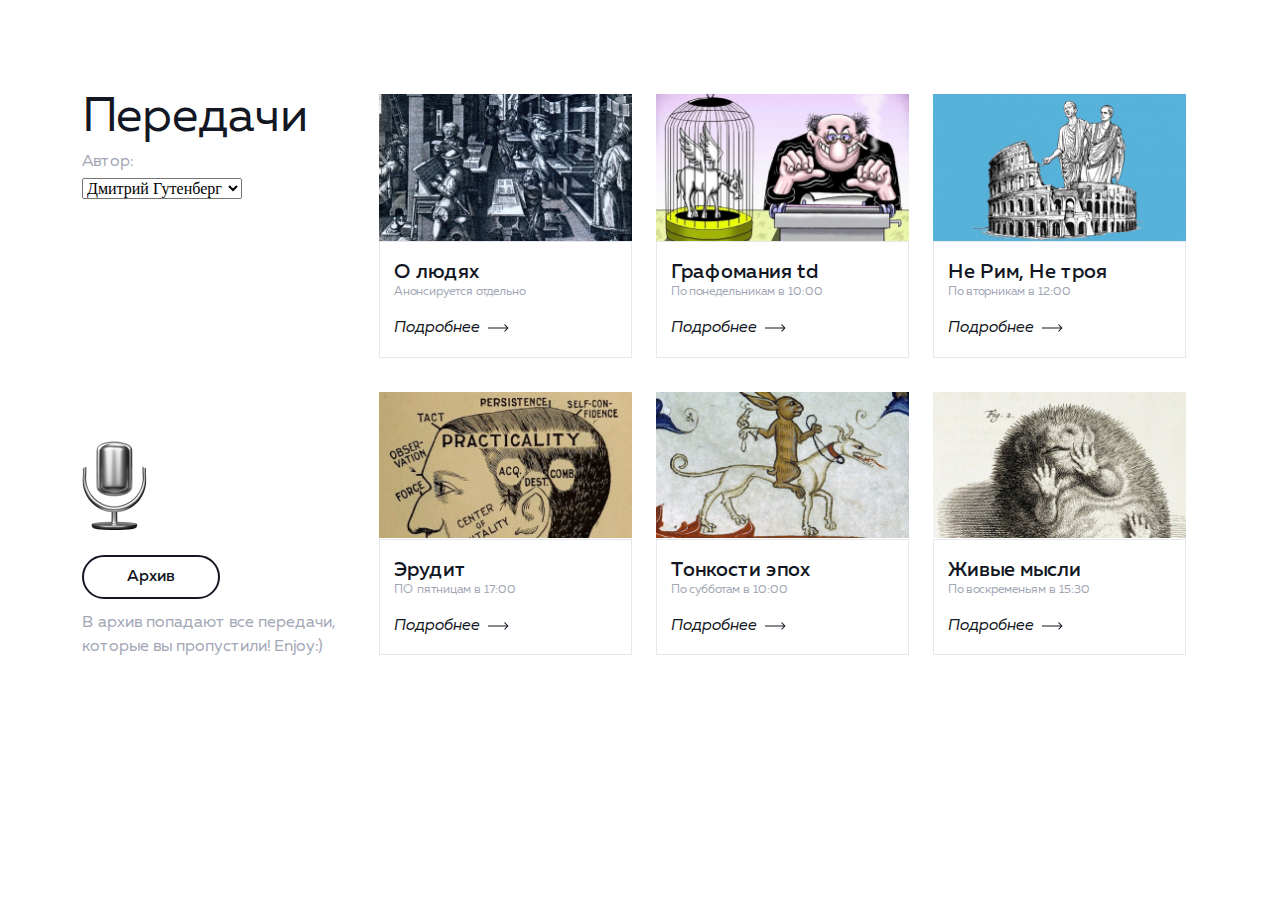
<file: index__1.html>
<!DOCTYPE html>
<html lang="en">
<head>
  <meta charset="UTF-8">
  <meta http-equiv="X-UA-Compatible" content="IE=edge">
  <meta name="viewport" content="width=device-width, initial-scale=1.0">
  <title>Document</title>
  <link rel="stylesheet" href="css/normalize.css" />

  <link rel="stylesheet" href="css/bootstrap-grid.min.css" />

  <!-- <link rel="stylesheet" href="css/choices.min.css" /> -->

  <link rel="stylesheet" href="libs/accordion.min.css" />

  <link rel="stylesheet" href="css/style.css" />
  <link rel="stylesheet" href="css/media.css" />
  <link
    rel="stylesheet"
    href="https://cdn.jsdelivr.net/npm/swiper@8/swiper-bundle.min.css"
  />
  <link rel="icon" href="img/favicon.svg" type="image/svg" />
</head>
<body>
  <section id="transfer" class="section__transfer">
    <div class="container">
      <div class="row transfer__wrapper">
        <div class="transfer__block flex col-xl-3 col-lg-4 col-md-6 col-12">
          <div class="transfer__header__block transfer__block__elem">
            <h2 class="title__2 transfer__title">Передачи</h2>
            <p class="transfer__header__descr">Автор:</p>
            <div class="transfer__block__select">
              <select name="select" class="evidence-select" >
                <!-- <option  >Автор</option> -->
                <option value="1"> Дмитрий Гутенберг</option>
                <option value="2"> Анна Васильева</option>
                <option value="3"> Пётр Дмитриевский</option>
              </select>

            </div>
          </div>
          <div class="transfer__footer__block transfer__footer__block__1 transfer__block__elem">
            <button class="btn__reset transfer__btn">Архив</button>
            <p class="transfer__footer__descr">
              В архив попадают все передачи, которые вы пропустили! Enjoy:)
            </p>
          </div>
          <div class="transfer__block__elem"></div>
        </div>
        <div class="col-xl-9 col-lg-8 col-12  transfer__block__offer evidence-content">
          <ul class="row list__reset transfer__list flex">
            <li class="transfer__item col-xl-4 col-6">
              <div class="transfer__block__list" tabindex="9">
                <img
                  src="img/transfer__1.jpg"
                  class="transfer__pic"
                  alt="logo__transfer"
                />

                <div class="transfer__block__descr">
                  <article class="transfer__article">
                    <h3 class="transfer__title__3">О людях</h3>
                    <p class="transfer__text__time">
                      Анонсируется отдельно
                    </p>
                    <a href="#" class="transfer__link">
                      Подробнее
                      <svg
                        width="28"
                        height="12"
                        viewBox="0 0 28 12"
                        fill="none"
                        xmlns="http://www.w3.org/2000/svg"
                      >
                        <path
                          d="M24.3536 6.35355C24.5488 6.15829 24.5488 5.84171 24.3536 5.64645L21.1716 2.46447C20.9763 2.2692 20.6597 2.2692 20.4645 2.46447C20.2692 2.65973 20.2692 2.97631 20.4645 3.17157L23.2929 6L20.4645 8.82843C20.2692 9.02369 20.2692 9.34027 20.4645 9.53553C20.6597 9.7308 20.9763 9.7308 21.1716 9.53553L24.3536 6.35355ZM4 6.5H24V5.5H4V6.5Z"
                          fill=""
                        />
                      </svg>
                    </a>
                  </article>
                </div>
              </div>
            </li>
            <li class="transfer__item col-xl-4 col-6">
              <div class="transfer__block__list" tabindex="10">
                <img
                  src="img/transfer__2.jpg"
                  class="transfer__pic"
                  alt="logo__transfer"
                />

                <div class="transfer__block__descr">
                  <article class="transfer__article">
                    <h3 class="transfer__title__3">Графомания td</h3>
                    <p class="transfer__text__time transfer__text__time__320">
                      По понедельникам в 10:00
                    </p>
                    <a href="#" class="transfer__link">
                      Подробнее
                      <svg
                        width="28"
                        height="12"
                        viewBox="0 0 28 12"
                        fill="none"
                        xmlns="http://www.w3.org/2000/svg"
                      >
                        <path
                          d="M24.3536 6.35355C24.5488 6.15829 24.5488 5.84171 24.3536 5.64645L21.1716 2.46447C20.9763 2.2692 20.6597 2.2692 20.4645 2.46447C20.2692 2.65973 20.2692 2.97631 20.4645 3.17157L23.2929 6L20.4645 8.82843C20.2692 9.02369 20.2692 9.34027 20.4645 9.53553C20.6597 9.7308 20.9763 9.7308 21.1716 9.53553L24.3536 6.35355ZM4 6.5H24V5.5H4V6.5Z"
                          fill=""
                        />
                      </svg>
                    </a>
                  </article>
                </div>
              </div>
            </li>
            <li class="transfer__item col-xl-4 col-6">
              <div class="transfer__block__list" tabindex="11">
                <img
                  src="img/transfer__3.jpg"
                  class="transfer__pic"
                  alt="logo__transfer"
                />

                <div class="transfer__block__descr">
                  <article class="transfer__article">
                    <h3 class="transfer__title__3">Не Рим, Не троя</h3>
                    <p class="transfer__text__time">По вторникам в 12:00</p>
                    <a href="#" class="transfer__link">
                      Подробнее
                      <svg
                        width="28"
                        height="12"
                        viewBox="0 0 28 12"
                        fill="none"
                        xmlns="http://www.w3.org/2000/svg"
                      >
                        <path
                          d="M24.3536 6.35355C24.5488 6.15829 24.5488 5.84171 24.3536 5.64645L21.1716 2.46447C20.9763 2.2692 20.6597 2.2692 20.4645 2.46447C20.2692 2.65973 20.2692 2.97631 20.4645 3.17157L23.2929 6L20.4645 8.82843C20.2692 9.02369 20.2692 9.34027 20.4645 9.53553C20.6597 9.7308 20.9763 9.7308 21.1716 9.53553L24.3536 6.35355ZM4 6.5H24V5.5H4V6.5Z"
                          fill=""
                        />
                      </svg>
                    </a>
                  </article>
                </div>
              </div>
            </li>
            <li class="transfer__item col-xl-4 col-6">
              <div class="transfer__block__list" tabindex="12">
                <img
                  src="img/transfer__4.jpg"
                  class="transfer__pic"
                  alt="logo__transfer"
                />

                <div class="transfer__block__descr">
                  <article class="transfer__article">
                    <h3 class="transfer__title__3">Эрудит</h3>
                    <p class="transfer__text__time">ПО пятницам в 17:00</p>
                    <a href="#" class="transfer__link">
                      Подробнее
                      <svg
                        width="28"
                        height="12"
                        viewBox="0 0 28 12"
                        fill="none"
                        xmlns="http://www.w3.org/2000/svg"
                      >
                        <path
                          d="M24.3536 6.35355C24.5488 6.15829 24.5488 5.84171 24.3536 5.64645L21.1716 2.46447C20.9763 2.2692 20.6597 2.2692 20.4645 2.46447C20.2692 2.65973 20.2692 2.97631 20.4645 3.17157L23.2929 6L20.4645 8.82843C20.2692 9.02369 20.2692 9.34027 20.4645 9.53553C20.6597 9.7308 20.9763 9.7308 21.1716 9.53553L24.3536 6.35355ZM4 6.5H24V5.5H4V6.5Z"
                          fill=""
                        />
                      </svg>
                    </a>
                  </article>
                </div>
              </div>
            </li>
            <li class="transfer__item col-xl-4 col-6">
              <div class="transfer__block__list" tabindex="13">
                <img
                  src="img/transfer__5.jpg"
                  class="transfer__pic"
                  alt="logo__transfer"
                />

                <div class="transfer__block__descr">
                  <article class="transfer__article">
                    <h3 class="transfer__title__3">Тонкости эпох</h3>
                    <p class="transfer__text__time">По субботам в 10:00</p>
                    <a href="#" class="transfer__link">
                      Подробнее
                      <svg
                        width="28"
                        height="12"
                        viewBox="0 0 28 12"
                        fill="none"
                        xmlns="http://www.w3.org/2000/svg"
                      >
                        <path
                          d="M24.3536 6.35355C24.5488 6.15829 24.5488 5.84171 24.3536 5.64645L21.1716 2.46447C20.9763 2.2692 20.6597 2.2692 20.4645 2.46447C20.2692 2.65973 20.2692 2.97631 20.4645 3.17157L23.2929 6L20.4645 8.82843C20.2692 9.02369 20.2692 9.34027 20.4645 9.53553C20.6597 9.7308 20.9763 9.7308 21.1716 9.53553L24.3536 6.35355ZM4 6.5H24V5.5H4V6.5Z"
                          fill=""
                        />
                      </svg>
                    </a>
                  </article>
                </div>
              </div>
            </li>
            <li class="transfer__item col-xl-4 col-6">
              <div class="transfer__block__list" tabindex="14">
                <img
                  src="img/transfer__6.jpg"
                  class="transfer__pic"
                  alt="logo__transfer"
                />

                <div class="transfer__block__descr">
                  <article class="transfer__article">
                    <h3 class="transfer__title__3">Живые мысли</h3>
                    <p class="transfer__text__time">
                      По воскременьям в 15:30
                    </p>
                    <a href="#" class="transfer__link">
                      Подробнее
                      <svg
                        width="28"
                        height="12"
                        viewBox="0 0 28 12"
                        fill="none"
                        xmlns="http://www.w3.org/2000/svg"
                      >
                        <path
                          d="M24.3536 6.35355C24.5488 6.15829 24.5488 5.84171 24.3536 5.64645L21.1716 2.46447C20.9763 2.2692 20.6597 2.2692 20.4645 2.46447C20.2692 2.65973 20.2692 2.97631 20.4645 3.17157L23.2929 6L20.4645 8.82843C20.2692 9.02369 20.2692 9.34027 20.4645 9.53553C20.6597 9.7308 20.9763 9.7308 21.1716 9.53553L24.3536 6.35355ZM4 6.5H24V5.5H4V6.5Z"
                          fill=""
                        />
                      </svg>
                    </a>
                  </article>
                </div>
              </div>
            </li>
          </ul>
        </div>
        <div class="col-xl-9 col-lg-8 col-12  transfer__block__offer evidence-content">
          <p>Lorem ipsum dolor sit amet consectetur adipisicing elit. Voluptatum ipsa totam vero laudantium cupiditate aut? Ea ipsa culpa, aperiam eos, alias quidem repellendus iste quas quaerat, in quisquam quo a. </p>
        </div>
        <div class="col-xl-9 col-lg-8 col-12  transfer__block__offer evidence-content">
          <ul class="row list__reset transfer__list flex">


            <li class="transfer__item col-xl-4 col-6">
              <div class="transfer__block__list" tabindex="11">
                <img
                  src="img/transfer__3.jpg"
                  class="transfer__pic"
                  alt="logo__transfer"
                />

                <div class="transfer__block__descr">
                  <article class="transfer__article">
                    <h3 class="transfer__title__3">Не Рим, Не троя</h3>
                    <p class="transfer__text__time">По вторникам в 12:00</p>
                    <a href="#" class="transfer__link">
                      Подробнее
                      <svg
                        width="28"
                        height="12"
                        viewBox="0 0 28 12"
                        fill="none"
                        xmlns="http://www.w3.org/2000/svg"
                      >
                        <path
                          d="M24.3536 6.35355C24.5488 6.15829 24.5488 5.84171 24.3536 5.64645L21.1716 2.46447C20.9763 2.2692 20.6597 2.2692 20.4645 2.46447C20.2692 2.65973 20.2692 2.97631 20.4645 3.17157L23.2929 6L20.4645 8.82843C20.2692 9.02369 20.2692 9.34027 20.4645 9.53553C20.6597 9.7308 20.9763 9.7308 21.1716 9.53553L24.3536 6.35355ZM4 6.5H24V5.5H4V6.5Z"
                          fill=""
                        />
                      </svg>
                    </a>
                  </article>
                </div>
              </div>
            </li>
            <li class="transfer__item col-xl-4 col-6">
              <div class="transfer__block__list" tabindex="12">
                <img
                  src="img/transfer__4.jpg"
                  class="transfer__pic"
                  alt="logo__transfer"
                />

                <div class="transfer__block__descr">
                  <article class="transfer__article">
                    <h3 class="transfer__title__3">Эрудит</h3>
                    <p class="transfer__text__time">ПО пятницам в 17:00</p>
                    <a href="#" class="transfer__link">
                      Подробнее
                      <svg
                        width="28"
                        height="12"
                        viewBox="0 0 28 12"
                        fill="none"
                        xmlns="http://www.w3.org/2000/svg"
                      >
                        <path
                          d="M24.3536 6.35355C24.5488 6.15829 24.5488 5.84171 24.3536 5.64645L21.1716 2.46447C20.9763 2.2692 20.6597 2.2692 20.4645 2.46447C20.2692 2.65973 20.2692 2.97631 20.4645 3.17157L23.2929 6L20.4645 8.82843C20.2692 9.02369 20.2692 9.34027 20.4645 9.53553C20.6597 9.7308 20.9763 9.7308 21.1716 9.53553L24.3536 6.35355ZM4 6.5H24V5.5H4V6.5Z"
                          fill=""
                        />
                      </svg>
                    </a>
                  </article>
                </div>
              </div>
            </li>
            <li class="transfer__item col-xl-4 col-6">
              <div class="transfer__block__list" tabindex="13">
                <img
                  src="img/transfer__5.jpg"
                  class="transfer__pic"
                  alt="logo__transfer"
                />

                <div class="transfer__block__descr">
                  <article class="transfer__article">
                    <h3 class="transfer__title__3">Тонкости эпох</h3>
                    <p class="transfer__text__time">По субботам в 10:00</p>
                    <a href="#" class="transfer__link">
                      Подробнее
                      <svg
                        width="28"
                        height="12"
                        viewBox="0 0 28 12"
                        fill="none"
                        xmlns="http://www.w3.org/2000/svg"
                      >
                        <path
                          d="M24.3536 6.35355C24.5488 6.15829 24.5488 5.84171 24.3536 5.64645L21.1716 2.46447C20.9763 2.2692 20.6597 2.2692 20.4645 2.46447C20.2692 2.65973 20.2692 2.97631 20.4645 3.17157L23.2929 6L20.4645 8.82843C20.2692 9.02369 20.2692 9.34027 20.4645 9.53553C20.6597 9.7308 20.9763 9.7308 21.1716 9.53553L24.3536 6.35355ZM4 6.5H24V5.5H4V6.5Z"
                          fill=""
                        />
                      </svg>
                    </a>
                  </article>
                </div>
              </div>
            </li>
            <li class="transfer__item col-xl-4 col-6">
              <div class="transfer__block__list" tabindex="14">
                <img
                  src="img/transfer__6.jpg"
                  class="transfer__pic"
                  alt="logo__transfer"
                />

                <div class="transfer__block__descr">
                  <article class="transfer__article">
                    <h3 class="transfer__title__3">Живые мысли</h3>
                    <p class="transfer__text__time">
                      По воскременьям в 15:30
                    </p>
                    <a href="#" class="transfer__link">
                      Подробнее
                      <svg
                        width="28"
                        height="12"
                        viewBox="0 0 28 12"
                        fill="none"
                        xmlns="http://www.w3.org/2000/svg"
                      >
                        <path
                          d="M24.3536 6.35355C24.5488 6.15829 24.5488 5.84171 24.3536 5.64645L21.1716 2.46447C20.9763 2.2692 20.6597 2.2692 20.4645 2.46447C20.2692 2.65973 20.2692 2.97631 20.4645 3.17157L23.2929 6L20.4645 8.82843C20.2692 9.02369 20.2692 9.34027 20.4645 9.53553C20.6597 9.7308 20.9763 9.7308 21.1716 9.53553L24.3536 6.35355ZM4 6.5H24V5.5H4V6.5Z"
                          fill=""
                        />
                      </svg>
                    </a>
                  </article>
                </div>
              </div>
            </li>
          </ul>
        </div>
        <div class="transfer__footer__block transfer__footer__block__2 col-sm-8 col-12">
          <button class="btn__reset transfer__btn">Архив</button>
          <p class="transfer__footer__descr">
            В архив попадают все передачи, которые вы пропустили! Enjoy:)
          </p>
        </div>
      </div>
    </div>
  </section>
  <script src="https://cdn.jsdelivr.net/npm/swiper@8/swiper-bundle.min.js"></script>

  <script src="libs/accordion.min.js"></script>
  <!-- <script src="js/choices.min.js"></script> -->
  <script src="libs/just-validate.min.js"></script>
  <script src="js/index__1.js"></script>
</body>
</html>
</file>
<file: css/style.css>
:root {
  --color__1: #121723;
  --color__2: #292e39;
  --color__3: #a1a6b4;
  --color__4: #d2d5dd;
  --color__5: #e6e8ec;
  --color__6: #bb973e;
  --color__7: #f0d288;
  --color__8: #0039a6;
  --color__9: #d52b1e;
  --color__10: #4f28a5;
  --color__11: #6d31ee;
  --color__12: #aa9dfa;
  --color__13: #f5f6f7;
  --color__14: #fff;
}

/* fonts */

@font-face {
  font-family: "Muller";
  src: url("../fonts/muller-regular.eot");
  src: local("Muller Regular"), local("muller-regular"),
    url("../fonts/MullerRegular.woff2") format("woff2"),
    url("../fonts/MullerRegular.woff") format("woff");
  font-weight: 400;
  font-style: normal;
  font-display: swap;
}

@font-face {
  font-family: "Muller";
  src: url("../fonts/muller-regular-italic.eot");
  src: local("Muller Regular Italic"), local("muller-regular-italic"),
    url("../fonts/MullerRegularItalic.woff2") format("woff2"),
    url("../fonts/MullerRegularItalic.woff") format("woff");
  font-weight: 400;
  font-style: italic;
  font-display: swap;
}

@font-face {
  font-family: "Muller";
  src: url("../fonts/muller-medium.eot");
  src: local("Muller Medium"), local("muller-medium"),
    url("../fonts/MullerMedium.woff2") format("woff2"),
    url("../fonts/MullerMedium.woff") format("woff");
  font-weight: 500;
  font-style: normal;
  font-display: swap;
}

@font-face {
  font-family: "Muller";
  src: url("../fonts/muller-bold.eot");
  src: local("Muller Bold"), local("muller-bold"),
    url("../fonts/MullerBold.woff2") format("woff2"),
    url("../fonts/MullerBold.woff") format("woff");
  font-weight: 700;
  font-style: normal;
  font-display: swap;
}

/* settings */

html {
  box-sizing: border-box;
}

*,
*::before,
*::after {
  box-sizing: inherit;
}

a {
  color: inherit;
  text-decoration: none;
  cursor: pointer;
}

img {
  max-width: 100%;
}

.btn__reset {
  padding: 0;
  border: none;
  background-color: transparent;
  cursor: pointer;
}

.list__reset {
  margin: 0;
  padding: 0;
  list-style: none;
}

.flex {
  display: flex;
}

h1,
h2,
h3,
p {
  margin: 0;
  padding: 0;
}

/* header */

.header {
  background: var(--color__14);

  background-repeat: no-repeat;

  border-bottom: 1px solid var(--color__5);
}

.header__row__1 {
  justify-content: space-between;
  align-items: center;
}

.header__block__nav__1 {
  align-items: center;
}

.burger {
  display: none;
  cursor: pointer;
}

.header__nav {
  min-width: 100%;
  min-height: 80px;
  padding-right: 30px;
}

.header__logo__link svg .letter {
  fill: var(--color__2);
  transition: fill 0.3s ease-in-out, background-color 0.3s ease-in-out,
    border 0.3s ease-in-out;
}

.header__logo__link svg .arrow {
  fill: var(--color__11);
  transition: fill 0.3s ease-in-out, background-color 0.3s ease-in-out,
    border 0.3s ease-in-out;
}

.header__logo__link:hover svg .letter {
  fill: var(--color__11);
}

.header__logo__link:hover svg .arrow {
  fill: var(--color__1);
}

.header__logo__link:focus svg .letter {
  fill: var(--color__12);
}

.header__logo__link:focus svg .arrow {
  fill: var(--color__11);
}

.header__logo__link:active svg .letter {
  fill: var(--color__10);
}

.header__logo__link:active svg .arrow {
  fill: var(--color__1);
}

.header__nav__list {
  align-items: center;
  align-items: center;
  min-width: 100%;
}

.header__nav__list__968 {
  justify-content: space-around;
}

.header__link__968:first-child {
  width: 60%;
}

.header__link__968:last-child {
  width: 40%;
}

.header__link__968 {
  justify-content: space-around;
}

.header__nav__item {
  font-family: "Muller";
  font-style: normal;
  font-weight: 400;
  font-size: 20px;
  line-height: 20px;
  align-items: center;
  color: var(--color__1);
}

.header__nav__item a {
  transition: color 0.3s ease-in-out, background-color 0.3s ease-in-out;
}

.header__nav__item a:hover {
  color: var(--color__11);
}

.header__nav__item a:focus {
  color: var(--color__14);
  background-color: var(--color__12);
}

.header__nav__item a:active {
  color: var(--color__10);
  background-color: var(--color__14);
}

.header__search {
  padding: 0;
  transform: translate(-20px, 2px);
}

.header__btn__enter {
  margin-left: 20px;
}

.header__btn__enter__2 {
  display: none;
}

.header__btn__enter {
  font-family: "Muller";
  font-style: normal;
  font-weight: 500;
  font-size: 16px;
  line-height: 16px;
  padding: 12px 32px;
  gap: 4px;
  max-height: 40px;
  margin-top: 20px;
  border: 2px solid var(--color__1);
  border-radius: 77px;
  transition: background-color 0.3s ease-in-out, border 0.3s ease-in-out,
    color 0.3s ease-in-out;
}

.header__btn__enter:hover {
  color: var(--color__14);
  border-color: var(--color__11);
  background-color: var(--color__11);
}

.header__btn__enter:focus {
  color: var(--color__14);
  border-color: var(--color__11);
  background-color: var(--color__12);
}

.header__btn__enter:active {
  color: var(--color__14);
  border-color: var(--color__10);
  background-color: var(--color__10);
}

.header__search path {
  stroke: var(--color__11);
  transition: stroke 0.3s ease-in-out;
}

.header__search:hover path {
  stroke: var(--color__12);
}

.header__search:focus path {
  stroke: var(--color__12);
}

.header__search:active path {
  stroke: var(--color__10);
}

.btn__play__header {
  display: none;
}

/* enter */

.enter-search {
  display: none;
}

.enter-search {
  display: block;
  position: absolute;
  width: 50%;
  min-width: 300px;
  height: 80px;
  right: 0px;
  top: 0px;
  background: var(--color__14);
  box-shadow: 0px 0px 20px rgba(0, 0, 0, 0.12);
  border-radius: 24px;
  z-index: 3000;
  padding: 25px;
  visibility: hidden;
  transform: translateY(-120%);
  transition: visibility 0.3s ease-in-out, transform 0.3s ease-in-out;
}

.enter-search .input-search {
  width: 80%;
  border: none;
  border-bottom: 1px solid var(--color__11);
  font-family: "Muller";
  font-style: normal;
  font-weight: 400;
  font-size: 16px;
  line-height: 16px;
  color: var(--color__3);
  outline: none;
}

.header__search--active .search {
  z-index: 100000;
}

.wrapper__btn__play {
  display: none;
}

.enter-search--active {
  visibility: visible;
  transform: none;
}

.exit,
.dagger {
  cursor: pointer;
}

.stop-scroll {
  overflow: hidden;
}

.dagger {
  border: none;
  background-color: inherit;
}

.exit {
  margin-left: 4%;
  text-align: right;
}

.enter {
  display: block;
  background: var(--color__1);
  max-width: 824px;
  padding: 60px;
  position: relative;
}

.close {
  position: absolute;
  top: 30px;
  right: 30px;
}

.enter__title {
  font-family: "Muller";
  font-style: normal;
  font-weight: 400;
  font-size: 48px;
  line-height: 100%;
  margin-bottom: 17px;
  color: var(--color__14);
}

.enter__descr {
  display: block;
  font-family: "Muller";
  font-style: normal;
  font-weight: 400;
  font-size: 20px;
  line-height: 20px;
  display: flex;
  align-items: center;
  color: var(--color__14);
}

.enter article {
  display: flex;
  flex-wrap: wrap;
  margin-bottom: 30px;
}

.registrantion {
  display: block;
  font-family: "Muller";
  font-style: normal;
  font-weight: 400;
  font-size: 20px;
  line-height: 150%;
  display: flex;
  align-items: center;
  color: var(--color__11);
  transition: color 0.3s ease-in-out, border 0.3s ease-in-out;
}

.registrantion:hover {
  color: var(--color__12);
}

.registrantion:focus {
  color: var(--color__12);
  border-bottom: 1px solid var(--color__10);
}

.registrantion:active {
  color: var(--color__10);
  border-bottom: 1px solid var(--color__10);
}

.form__enter {
  flex-direction: column;
  padding-bottom: 30px;
  border-bottom: 1px solid rgba(230, 232, 236, 0.4);
  margin-bottom: 30px;
}

.form__enter .js-validate-error-label {
  top: -89px;
  left: 34px;
}

.form-input-enter {
  max-width: 526px;
  min-height: 70px;
  background-color: inherit;
  border: 1px solid var(--color__14);
  border-radius: 40px;
  padding: 10px 10px 10px 32px;
  gap: 10px;
  font-family: "Muller";
  font-style: normal;
  font-weight: 400;
  font-size: 20px;
  line-height: 20px;
  color: var(--color__3);
  margin-bottom: 30px;
}

.form-input-enter:hover {
  background: var(--color__2);
  border-color: var(--color__14);
}

.form-input-enter:focus {
  background: var(--color__2);
  border-color: var(--color__12);
  color: var(--color__14);
}

.form-input-enter:active {
  background: inherit;
  border-color: var(--color__14);
  color: var(--color__14);
}

.btn__form__enter {
  background: var(--color__11);
  border-radius: 40px;
  align-items: center;
  padding: 25px 54px;
  gap: 10px;
  font-family: "Muller";
  font-style: normal;
  font-weight: 500;
  font-size: 20px;
  line-height: 20px;
  text-align: center;
  color: var(--color__14);
  max-width: 167px;
  min-height: 70px;
  transition: color 0.3s ease-in-out, border 0.3s ease-in-out,
    background-color 0.3s ease-in-out;
}

.btn__form__enter:hover {
  background-color: var(--color__12);
}

.btn__form__enter:focus {
  background-color: var(--color__12);
  border: 2px solid var(--color__10);
}

.btn__form__enter:active {
  background-color: var(--color__10);
  border: 3px solid var(--color__10);
}

.enter__social__link__descr {
  font-family: "Muller";
  font-style: normal;
  font-weight: 400;
  font-size: 20px;
  line-height: 20px;
  display: flex;
  align-items: center;
  color: var(--color__14);
  margin-bottom: 30px;
}

.item__enter:not(:first-child) {
  margin-left: 40px;
}

.facebook path {
  fill: var(--color__3);
  transition: fill 0.3s ease-in-out;
}

.enter__social__link__item:hover .facebook path {
  fill: var(--color__11);
}

.enter__social__link__item:focus .facebook path {
  fill: var(--color__12);
}

.enter__social__link__item:active .facebook path {
  fill: var(--color__10);
}

.vk rect {
  fill: var(--color__3);
  transition: fill 0.3s ease-in-out;
}

.vk path {
  fill: var(--color__1);
}

.enter__social__link__item:hover .vk rect {
  fill: var(--color__10);
}

.enter__social__link__item:focus .vk rect {
  fill: var(--color__12);
}

.enter__social__link__item:active .vk rect {
  fill: var(--color__10);
}

.google rect {
  fill: var(--color__3);
  transition: fill 0.3s ease-in-out;
}

.google path {
  fill: var(--color__1);
}

.enter__social__link__item:hover .google rect {
  fill: var(--color__11);
}

.enter__social__link__item:focus .google rect {
  fill: var(--color__12);
}

.enter__social__link__item:active .google rect {
  fill: var(--color__10);
}

.enter {
  display: none;
}

.enter {
  display: block;
  position: absolute;
  width: 100%;
  z-index: 3000;
  left: 50%;
  top: 8%;
  visibility: hidden;
  transform: translateY(-120%);
  transition: visibility 0.4s ease-in-out, transform 0.4s ease-in-out;
}

.header__enter--active {
  z-index: 2000;
}

.enter--active {
  visibility: visible;
  transform: none;
  transform: translateX(-50%);
}

.close__btn {
  transition: stroke 0.3s easa-in-out;
}

.close__btn circle {
  stroke: var(--color__3);
}

.close__btn path {
  stroke: var(--color__3);
}

.close__btn:hover circle {
  stroke: var(--color__11);
}

.close__btn:hover path {
  stroke: var(--color__11);
}

.close__btn:focus circle {
  stroke: var(--color__12);
}

.close__btn:focus path {
  stroke: var(--color__12);
}

.close__btn:active circle {
  stroke: var(--color__10);
}

.close__btn:active path {
  stroke: var(--color__10);
}

/* header__2 */

.header__block__nav__2 {
  text-align: center;
  justify-content: space-between;
  height: 60px;
}

.header__nav__list__2 {
  align-items: center;
  align-items: center;
  min-width: 100%;
}

.header__nav__list__2 {
  transform: translateX(-5%);
  min-width: 108%;
}

.header__nav__item__2__768 {
  min-width: 50%;
}

.header__nav__list__768 {
  justify-content: space-around;
}

.header__link__2 {
  font-family: "Muller";
  font-style: normal;
  font-weight: 400;
  font-size: 16px;
  line-height: 16px;
  color: var(--color__1);
  transition: color 0.3s ease-in-out, background-color 0.3s ease-in-out;
}

.header__link__2:hover {
  color: var(--color__11);
}

.header__link__2:focus {
  background-color: var(--color__12);
  color: var(--color__14);
}

.header__link__2:active {
  color: var(--color__10);
  background-color: inherit;
}

.header__block__btn__2 {
  justify-content: space-around;
  min-width: 90%;
}

.header__btn__wrapper {
  justify-content: space-between;
}

.btn__item__block {
  padding: 0 24px 0 24px;
  align-items: center;
  border-left: 1px solid var(--color__5);
}

.btn__fonts__1 {
  font-family: "Muller";
  font-style: normal;
  font-weight: 400;
  font-size: 16px;
  line-height: 16px;
  color: var(--color__1);
  margin-left: 10px;
}

.btn__item__block:last-child {
  border-right: 1px solid var(--color__5);
}

.play__btn__1 .svg-play {
  display: block;
}

.play__btn__1 .svg-pause {
  display: none;
}

.play__btn__1.play__btn__1--toggle .svg-play {
  display: none;
}

.play__btn__1.play__btn__1--toggle .svg-pause {
  display: block;
}

.play__btn__1 {
  width: 40px;
  height: 40px;
  border: 0;
  background: transparent;
  padding: 0;
  cursor: pointer;
}

.play__btn__1 svg {
  width: 100%;
  height: 100%;
}

.play__btn__2 .svg-play {
  display: block;
}

.play__btn__2 .svg-pause {
  display: none;
}

.play__btn__2.play__btn__2--toggle .svg-play {
  display: none;
}

.play__btn__2.play__btn__2--toggle .svg-pause {
  display: block;
}

.play__btn__2 {
  width: 40px;
  height: 40px;
  border: 0;
  background: transparent;
  padding: 0;
  cursor: pointer;
}

.play__btn__2 svg {
  width: 100%;
  height: 100%;
}

.play__btn__1 .svg-pause,
.play__btn__2 .svg-pause {
  transform: translate(0);
}

.btn__item__block path {
  fill: var(--color__3);
  transition: fill 0.3s ease-in-out;
}

.btn__item__block:hover path {
  fill: var(--color__11);
}

.btn__item__block:focus path {
  fill: var(--color__12);
}

.btn__item__block:active path {
  fill: var(--color__10);
}

.btn__fonts__2 {
  font-family: "Muller";
  font-style: normal;
  font-weight: 400;
  font-size: 12px;
  line-height: 12px;
  align-items: center;
  color: var(--color__3);
  margin-bottom: 5px;
}

.block__more__info__bg {
  background-color: var(--color__5);
  min-height: 60px;
  min-width: 46px;
  align-items: center;
  transition: background-color 0.3s ease-in-out;
}
.header__more__btn {
  text-align: center;
  padding: 6px 3px;
  margin: 0 auto;
  text-align: center;
  background-color: var(--color__14);
  border-radius: 100%;
  font-family: "Muller";
  font-style: normal;
  font-weight: 400;
  font-size: 12px;
  line-height: 16px;
  color: var(--color__3);
  transition: color 0.3s ease-in-out;
}

.block__more__info__bg .header__more__btn:hover {
  background-color: var(--color__11);
}

.header__more__btn:hover {
  color: var(--color__14);
}

.block__more__info__bg .header__more__btn:focus {
  background-color: var(--color__12);
}

.header__more__btn:focus {
  color: var(--color__10);
}

.block__more__info__bg .header__more__btn:active {
  background-color: var(--color__10);
}

.header__more__btn:active {
  color: var(--color__14);
}

/* prime */

.section__prime {
  padding: 30px 0 40px 0;
}

.prime__block__left {
  padding: 94px 0;
}

.prime__block__descr {
  margin-bottom: 45px;
}

.prime__title {
  margin: 0;
  font-family: "Muller";
  font-style: normal;
  font-weight: 700;
  font-size: 60px;
  line-height: 100%;
  margin-bottom: 14px;
  color: var(--color__1);
}

.prime__title .custom__radio__check {
  font-family: "Muller";
  font-style: italic;
  font-weight: 400;
}

.prime__descr {
  font-family: "Muller";
  font-style: normal;
  font-weight: 400;
  font-size: 16px;
  line-height: 150%;
  margin: 0;
  align-items: center;
  color: var(--color__1);
}

.prime__btn {
  font-family: "Muller";
  font-style: normal;
  font-weight: 500;
  font-size: 20px;
  line-height: 20px;
  padding: 25px 54px;
  gap: 10px;
  text-align: center;
  color: var(--color__14);
  background: var(--color__11);
  border-radius: 40px;
  transition: background-color 0.3s ease-in-out, border-color 0.3s ease-in-out,
    color 0.3s ease-in-out;
  border: 2px solid var(--color__11);
}

.prime__btn:hover {
  color: var(--color__14);
  border-color: var(--color__12);
  background-color: var(--color__12);
}

.prime__btn:focus {
  color: var(--color__14);
  border-color: var(--color__10);
  background-color: var(--color__12);
}

.prime__btn:active {
  color: var(--color__14);
  border-color: var(--color__10);
  background-color: var(--color__10);
}

.prime__block__bg {
  background-image: url("../img/microphone.jpg");
  background-size: contain;
  background-repeat: no-repeat;
  background-position: center;
}

/* podcast */

.section__podcast {
  background-color: #f2f2f2;
  padding: 94px 0;
}

.podcast__title {
  font-family: "Muller";
  font-style: normal;
  font-weight: 400;
  font-size: 48px;
  line-height: 100%;
  color: var(--color__1);
  margin-bottom: 30px;
}

.podcast__list {
  background-color: #f2f2f2;
  margin-bottom: 30px;
}

.podcast__item {
  position: relative;
  padding: 0;
  margin-bottom: 30px;
}

.btn__play svg {
  stroke: var(--color__3);
  fill: var(--color__14);
}

.btn__play path {
  fill: var(--color__3);
}

.btn__play .svg-play {
  display: block;
}

.btn__play .svg-pause {
  display: none;
}

.svg-pause {
  transform: translate(19px, 15px);
}

.btn__play.btn__play--toggle .svg-play {
  display: none;
}

.btn__play.btn__play--toggle .svg-pause {
  display: block;
}

.btn__play {
  width: 40px;
  height: 40px;
  border: 0;
  background: transparent;
  padding: 0;
  cursor: pointer;
}

.svg-pause {
  fill: var(--color__3);
}

.btn__play:hover svg {
  fill: var(--color__14);
  stroke: var(--color__11);
}

.btn__play:hover path {
  fill: var(--color__11);
}

.btn__play:focus svg {
  fill: var(--color__14);
  stroke: var(--color__12);
}

.btn__play:focus path {
  fill: var(--color__12);
}

.btn__play:active svg {
  fill: var(--color__10);
  stroke: var(--color__10);
}

.btn__play:active path {
  fill: var(--color__14);
}

.podcast__item__pic {
  min-width: 130px;
  background-repeat: no-repeat;
  background-size: cover;
}

.podcast__item:nth-child(1) .podcast__item__pic {
  background-image: url(../img/podcast__1.jpg);
}

.podcast__item:nth-child(2) .podcast__item__pic {
  background-image: url(../img/podcast__2.jpg);
}

.podcast__item:nth-child(3) .podcast__item__pic {
  background-image: url(../img/podcast__3.jpg);
}

.podcast__item:nth-child(4) .podcast__item__pic {
  background-image: url(../img/podcast__4.jpg);
}

.podcast__item:nth-child(5) .podcast__item__pic {
  background-image: url(../img/podcast__5.jpg);
}

.podcast__item:nth-child(6) .podcast__item__pic {
  background-image: url(../img/podcast__6.jpg);
}

.podcast__item:nth-child(7) .podcast__item__pic {
  background-image: url(../img/podcast__7.jpg);
}

.podcast__item:nth-child(8) .podcast__item__pic {
  background-image: url(../img/podcast__8.jpg);
}

.podcast__day__time {
  padding: 0;
  margin: 0;
  position: absolute;
  display: block;
  font-family: "Muller";
  font-style: normal;
  font-weight: 400;
  font-size: 10px;
  line-height: 10px;
  display: flex;
  align-items: center;
  text-align: center;
  padding: 3px 8px;
  color: var(--color__1);
  background: var(--color__5);
  z-index: 1;
  bottom: 0;
}

.podcast__wrapper__descr {
  min-width: 80%;
}

.podcast__item__block {
  position: relative;
  background-position: left;
  background-repeat: no-repeat;
  background-size: contain;
  min-height: 140px;
  background-color: var(--color__14);
}

.podcast__item:nth-child(2n) {
  padding-left: 15px;
}

.podcast__item:nth-child(2n-1) {
  padding-right: 15px;
}

.podcast__block {
  padding: 24px 0 24px 30px;
  padding-right: 33px;
}

.podcast__time {
  font-family: "Muller";
  font-style: normal;
  font-weight: 400;
  font-size: 12px;
  line-height: 12px;
  color: var(--color__1);
}

.podcast__song__title {
  font-family: "Muller";
  font-style: normal;
  font-weight: 400;
  font-size: 20px;
  line-height: 20px;
  align-items: center;
  margin-top: 8px;
  color: var(--color__1);
}

.podcast__perform {
  font-family: "Muller";
  font-style: normal;
  font-weight: 400;
  font-size: 16px;
  line-height: 16px;
  margin-top: 4px;
  color: var(--color__3);
}

.podcast__block {
  justify-content: space-between;
  align-items: center;
}

.podcast__block__like {
  padding-left: 30px;
  border-top: 1px solid var(--color__5);
  padding-top: 7px;
}

.like__item:not(:first-child) {
  margin-left: 30px;
}

.like__btn {
  color: var(--color__3);
  font-family: "Muller";
  font-style: normal;
  font-weight: 400;
  font-size: 16px;
  line-height: 16px;
  order: 1;
  flex-grow: 0;
  transition: background-color 0.3s ease-in-out, color 0.3s ease-in-out,
    fill 0.3s ease-in-out;
  align-items: center;
}

.like__btn svg {
  transform: translate(0px, -2px);
}

.like__btn .like_active {
  display: none;
}

.like__btn .like_negative {
  display: block;
}

.like__btn.like__btn--toggle .like_negative {
  display: none;
}

.like__btn.like__btn--toggle .like_active {
  display: block;
}

.like__btn {
  justify-content: space-around;
  width: 43px;
  height: 40px;
  border: 0;
  background: transparent;
  padding: 0;
  cursor: pointer;
}

.like__pause {
  transform: translate(2px, 2px);
}

.like__btn rect {
  fill: var(--color__3);
}

.like__btn path {
  fill: var(--color__3);
}

.like__btn:hover {
  color: var(--color__11);
}

.like__btn:hover path {
  fill: var(--color__11);
}

.like__btn:hover rect {
  fill: var(--color__11);
}

.like__btn:focus {
  background-color: var(--color__12);
  color: var(--color__14);
}

.like__btn:focus path {
  fill: var(--color__14);
}

.like__btn:focus rect {
  fill: var(--color__14);
}

.like__btn:active {
  background-color: inherit;
  color: var(--color__10);
}

.like__btn:active path {
  fill: var(--color__10);
}

.like__btn:active rect {
  fill: var(--color__10);
}

.podcast__btn__block {
  text-align: center;
}

.podcast__btn {
  font-family: "Muller";
  font-style: normal;
  font-weight: 500;
  font-size: 20px;
  line-height: 20px;
  text-align: center;
  color: var(--color__11);
  padding: 25px 54px;
  border: 2px solid var(--color__11);
  border-radius: 40px;
  transition: background-color 0.3s ease-in-out, color 0.3s ease-in-out,
    border 0.3s ease-in-out;
}

.podcast__btn:hover {
  color: var(--color__14);
  border-color: var(--color__12);
  background-color: var(--color__12);
}

.podcast__btn:focus {
  color: var(--color__14);
  border: 2px solid var(--color__10);
  background-color: var(--color__12);
}

.podcast__btn:active {
  color: var(--color__14);
  border-color: var(--color__10);
  background-color: var(--color__10);
}

.podcast__btn__block {
  display: block;
}

.podcast__item:nth-child(n + 9) {
  display: none;
}

.podcast__btn__block--hidden {
  display: none;
}

.podcast__item.podcast__item--visible {
  display: block;
}

/* transfer */

.section__transfer {
  padding: 94px 0;
  background: var(--color__14);
}

.transfer__block {
  flex-direction: column;
  justify-content: space-between;
}

.transfer__header__block {
  min-height: 105px;
}

.transfer__block__elem:last-child {
  display: none;
}

.transfer__pic {
  width: 100%;
}

/* select */

.transfer__block__select {
  min-width: 100%;
}

.choices[data-type*="select-one"] .choices__inner {
  padding-bottom: 0;
}

.choices__inner {
  min-height: 40px;
  background: var(--color__5);
  border-radius: 10px;
  padding: 0;
}

.choices__list--single {
  padding: 0;
  border-radius: 10px;
}

.choices__list--single .choices__item {
  width: 100%;
  padding: 12px 0 10px 12px;
  font-family: "Muller";
  font-weight: 400;
  font-size: 16px;
  line-height: 16px;
  color: var(--color__1);
  opacity: 1;
}

.choices__list--dropdown,
.choices__list[aria-expanded] {
  border-radius: 10px;
  border-top-left-radius: 0px;
  border-top-right-radius: 0px;
}

.choices__list--dropdown,
.choices__list[aria-expanded] {
  margin-top: -6px;
}

.choices[data-type*="select-one"] .choices__inner {
  border-radius: 10px;
  border: 1px solid var(--color__4);
}

.choices__list--dropdown .choices__item,
.choices__list[aria-expanded] .choices__item {
  position: relative;
  padding: 12px 0 10px 12px;
  font-family: "Muller";
  font-weight: 400;
  font-size: 16px;
  color: var(--color__3);
  opacity: 1;
}

.choices__list--dropdown .choices__item,
.choices__list[aria-expanded] .choices__item:hover {
  color: var(--color__1);
}

.choices__list--dropdown .choices__item,
.choices__list[aria-expanded] .choices__item:active {
  color: var(--color__1);
}

.choices[data-type*="select-one"]::after {
  background-image: url("../img/rectangle.svg");
  width: 14px;
  background-repeat: no-repeat;
  background-position: center;
  height: 6px;
  border: none;
}

.choices[data-type*="select-one"].is-open::after {
  transform: rotate(180deg);
}

.choices__inner {
  position: relative;
  z-index: 2;
}
.choices__list--dropdown,
.choices__list[aria-expanded] {
  position: absolute;
  z-index: 1;
}

.choices[data-type*="select-one"]::after {
  z-index: 2;
}

.choices__list--single:first-child .choices__item {
  padding-top: 100px;
}

.choices__list--dropdown .choices__item--selectable.is-highlighted::after,
.choices__list[aria-expanded] .choices__item--selectable.is-highlighted::after {
  opacity: 0;
}

.choices__inner {
  transition: background-color 0.3s ease-in-out, border 0.3s ease-in-out;
}

.choices {
  transition: background-color 0.3s ease-in-out, border 0.3s ease-in-out;
}

.choices__inner:hover {
  background-color: var(--color__13);
}

.choices:focus {
  border-radius: 10px;
  background-color: var(--color__5);
  border: 1px solid var(--color__11);
}

.choices__inner:active {
  border: none;
  background: var(--color__4);
}

.transfer__footer__block {
  background-image: url("../img/mic.jpg");
  background-repeat: no-repeat;
  background-position: top left;
  padding-top: 114px;
}

.transfer__footer__block__2 {
  display: none;
}

.transfer__title {
  font-family: "Muller";
  font-style: normal;
  font-weight: 400;
  font-size: 48px;
  line-height: 100%;
  margin-bottom: 12px;
  color: var(--color__1);
}

.transfer__header__descr {
  margin-bottom: 8px;
  font-family: "Muller";
  font-style: normal;
  font-weight: 400;
  font-size: 16px;
  line-height: 16px;
  align-items: center;
  color: var(--color__3);
}

.transfer__btn {
  font-family: "Muller";
  font-style: normal;
  font-weight: 500;
  font-size: 16px;
  line-height: 16px;
  padding: 12px 43px;
  gap: 4px;
  align-items: center;
  text-align: center;
  color: var(--color__1);
  margin-bottom: 12px;
  border: 2px solid var(--color__1);
  border-radius: 77px;
  transition: color 0.3s ease-in-out, background-color 0.3s ease-in-out,
    border 0.3s ease-in-out;
}

.transfer__btn:hover {
  color: var(--color__14);
  border-color: var(--color__11);
  background-color: var(--color__11);
}

.transfer__btn:focus {
  color: var(--color__14);
  border-color: var(--color__11);
  background-color: var(--color__12);
}

.transfer__btn:active {
  color: var(--color__14);
  border-color: var(--color__10);
  background-color: var(--color__10);
}

.transfer__footer__descr {
  font-family: "Muller";
  font-style: normal;
  font-weight: 400;
  font-size: 16px;
  line-height: 150%;
  align-items: center;
  color: var(--color__3);
}

.transfer__block__list {
  background-color: var(--color__14);
  transition: opacity 0.3s ease-in-out;
}

.transfer__block__list:hover img {
  opacity: 0.7;
}

.transfer__block__list:focus img {
  opacity: 1;
}

.transfer__block__list:active img {
  opacity: 0.7;
}

.transfer__item:nth-child(1),
.transfer__item:nth-child(2),
.transfer__item:nth-child(3) {
  margin-bottom: 30px;
}

.transfer__block__descr {
  border: 1px solid var(--color__5);
  padding: 20px 0 20px 14px;
  transform: translateY(-4px);
}

.transfer__title__3 {
  font-family: "Muller";
  font-style: normal;
  font-weight: 500;
  font-size: 20px;
  line-height: 20px;
  align-items: center;
  color: var(--color__1);
  margin-bottom: 4px;
}

.transfer__text__time {
  font-family: "Muller";
  font-style: normal;
  font-weight: 400;
  font-size: 12px;
  line-height: 12px;
  margin-bottom: 20px;
  color: var(--color__3);
}

.transfer__link {
  font-family: "Muller";
  font-style: italic;
  font-weight: 400;
  font-size: 16px;
  line-height: 16px;
  color: var(--color__1);
  transition: color 0.3s ease-in-out, fill 0.3s ease-in-out,
    background-color 0.3s ease-in-out;
}

.transfer__link svg {
  transform: translateY(2px);
  fill: var(--color__1);
}

.transfer__link:hover {
  color: var(--color__11);
  fill: var(--color__11);
}

.transfer__link:hover svg {
  fill: var(--color__11);
}

.transfer__link:focus {
  color: var(--color__14);
  background-color: var(--color__12);
}

.transfer__link:focus svg {
  fill: var(--color__14);
}

.transfer__link:active {
  color: var(--color__10);
  background-color: inherit;
}

.transfer__link:active svg {
  fill: var(--color__10);
}

/* guest */

.section__guest {
  background: var(--color__1);
  padding: 94px 0;
}

.guest__title {
  font-family: "Muller";
  font-style: normal;
  font-weight: 400;
  font-size: 48px;
  line-height: 100%;
  color: var(--color__14);
}

.accordion__content {
  overflow: hidden;
  visibility: hidden;
  transition-property: height, visibility;
  transition-timing-function: ease;
}

.accordion--active svg {
  transform: matrix(1, 0, 0, -1, 0, 0);
}

.accordion--active .accordion__content {
  visibility: visible;
}

.accordion__btn circle {
  stroke: var(--color__3);
}

.accordion__btn path {
  stroke: var(--color__3);
}

.accordion__btn {
  transition: transform 0.3s ease-in-out, stroke 0.3s ease-in-out,
    border 0.3s ease-in-out;
}
.accordion__control {
  transition: color 0.3s ease-in-out, background-color 0.3s ease-in-out;
}

.accordion__control:hover {
  color: var(--color__12);
}

.accordion__control:hover circle,
.accordion__control:hover path {
  stroke: var(--color__12);
}

.accordion__control:focus {
  color: var(--color__14);
  background-color: var(--color__2);
}

.accordion__control:active {
  color: var(--color__12);
  background-color: inherit;
}

.accordion__control:active svg {
  background-color: var(--color__12);
  border-radius: 100%;
}

.accordion__control:active path {
  stroke: var(--color__14);
}

.list__reset__guest {
  margin: 0;
  list-style: none;
}

.guest__descr {
  font-family: "Muller";
  font-style: normal;
  font-weight: 700;
  font-size: 20px;
  line-height: 150%;
  color: var(--color__3);
}

.guest__text {
  font-family: "Muller";
  font-style: normal;
  font-weight: 400;
  font-size: 20px;
  line-height: 160%;
  margin-bottom: 50px;
  color: var(--color__3);
}

.more__info {
  width: 100%;
  justify-content: space-between;
  padding: 34px 0;
  border-top: 1px solid var(--color__3);
  border-bottom: 1px solid var(--color__3);
}

.guest__btn {
  font-family: "Muller";
  font-style: normal;
  font-weight: 500;
  font-size: 20px;
  line-height: 20px;
  align-items: center;
  color: var(--color__14);
}

.btn__accordion__link {
  font-family: "Muller";
  font-style: normal;
  font-weight: 400;
  font-size: 16px;
  line-height: 16px;
  color: var(--color__14);
}

.guest__accordion__list {
  padding: 30px 0;
}

.guest__accordion__btn {
  font-family: "Muller";
  font-style: normal;
  font-weight: 400;
  font-size: 16px;
  line-height: 16px;
  transition: color 0.3s ease-in-out, border 0.3s ease-in-out;
  color: var(--color__14);
}

.guest__accordion__list {
  justify-content: space-around;
}

.guest__accordion__item {
  flex-direction: column;
}

.guest__accordion__btn:not(:last-child) {
  margin-bottom: 16px;
}

.guest__accordion__btn:hover {
  color: var(--color__12);
}

.guest__accordion__btn:focus {
  color: var(--color__11);
  border-bottom: 1px solid var(--color__11);
}

.guest__accordion__btn:active {
  color: var(--color__10);
}

.guest__content__list {
  margin-top: 12px;
}

.guest__name__content__item:not(:first-child) {
  margin-left: 30px;
}

.guest__link path {
  fill: var(--color__3);
  transition: fill 0.3s ease-in-out;
}

.guest__link:hover path {
  fill: var(--color__11);
}

.guest__link:focus path {
  fill: var(--color__12);
}

.guest__link:active path {
  fill: var(--color__10);
}

.guest__content__name {
  font-family: "Muller";
  font-style: normal;
  font-weight: 500;
  font-size: 20px;
  line-height: 20px;
  display: flex;
  align-items: center;
  color: var(--color__14);
  margin-top: 12px;
}

.guest__content__descr {
  font-family: "Muller";
  font-style: normal;
  font-weight: 400;
  font-size: 16px;
  line-height: 180%;
  color: var(--color__3);
  margin-top: 8px;
}

.btn__content__guest {
  margin-top: 30px;
  font-family: "Muller";
  font-style: normal;
  font-weight: 500;
  font-size: 16px;
  line-height: 16px;
  display: flex;
  align-items: center;
  text-align: center;
  color: var(--color__12);
  border: 2px solid var(--color__12);
  border-radius: 77px;
  padding: 17px 43px;
  transition: color 0.3s ease-in-out, background-color 0.3s ease-in-out,
    border 0.3s ease-in-out;
}

.btn__content__guest:hover {
  background-color: var(--color__12);
  color: var(--color__14);
}

.btn__content__guest:focus {
  background-color: var(--color__11);
  border-color: var(--color__11);
  color: var(--color__14);
}

.btn__content__guest:active {
  background-color: var(--color__10);
  border-color: var(--color__10);
  color: var(--color__14);
}

/* playlist */

.section__playlist {
  padding: 94px 0;
}

.title__playlist {
  font-family: "Muller";
  font-style: normal;
  font-weight: 400;
  font-size: 48px;
  line-height: 100%;
  margin-bottom: 12px;
  color: var(--color__1);
}

.playlist__item {
  margin-bottom: 30px;
}

.playlist__genre {
  font-family: "Muller";
  font-style: normal;
  font-weight: 400;
  font-size: 16px;
  line-height: 16px;
  margin-bottom: 10px;
  align-items: center;
  color: var(--color__3);
}

.radio__btn__block__wrapper {
  flex-direction: column;
}

.radio__btn__item {
  height: 30px;
}

.radio__btn__item {
  margin-bottom: 16px;
}

.radio__btn__list__right .radio__btn__item:last-child {
  margin-bottom: 22px;
}

.radio-input {
  font-family: "Muller";
  font-style: normal;
  font-weight: 400;
  font-size: 20px;
  line-height: 20px;
  align-items: center;
  color: var(--color__1);
}

/* radio-input */

.label__check {
  position: relative;
  padding-left: 32px;
  padding-top: 8px;
  cursor: pointer;
  font-family: "Muller";
  font-style: normal;
  font-weight: 500;
  font-size: 12px;
  line-height: 12px;
  color: var(--color__1);
}

.radio-input {
  display: none;
}

.radio-input + .custom__radio__check {
  position: absolute;
  top: 0px;
  left: 0;
  width: 26px;
  height: 26px;
  text-align: center;
  border: 2px solid var(--color__3);
  border-radius: 100%;
  transition: border 0.3s ease-in-out, background-color 0.3s ease-in-out;
}

.radio-input:hover + .custom__radio__check {
  border-color: var(--color__11);
}

.radio-input:focus + .custom__radio__check {
  background-color: var(--color__4);
  border-color: var(--color__11);
}

.radio-input + .custom__radio__check:active {
  background-color: var(--color__11);
}

.radio-input:checked + .custom__radio__check {
  background-color: var(--color__11);
  border-color: var(--color__11);
}

.radio-input:active + .custom__radio__check {
  background-color: var(--color__4);
  border-color: var(--color__11);
}

.radio-input + .custom__radio__check:before {
  content: "";
  position: absolute;
  top: 5px;
  left: 5px;
  bottom: 0;
  right: 0;
  opacity: 0;
  width: 12px;
  height: 12px;
  border: 1px solid var(--color__14);
  background-color: var(--color__14);
  border-radius: 100%;
  transition: opacity 0.3s ease-in-out;
}

.radio-input:checked + .custom__radio__check:before {
  opacity: 1;
}

/* radion__btn */

.radion__btn__list {
  flex-direction: column;
  margin-top: 8px;
}

.radio__btn__block__wrapper label:not(:last-child) {
  margin-bottom: 20px;
}

.radio__btn__block__wrapper label:last-child {
  margin-bottom: 27px;
}

.radio__btn__list__left,
.radio__btn__list__right {
  flex-direction: column;
}

.playlist__block__footer__1024 {
  display: none;
}

.playlist__block__footer {
  padding-top: 38px;
  border-top: 1px solid var(--color__4);
}

.playlist__descr {
  font-family: "Muller";
  font-style: normal;
  font-weight: 400;
  font-size: 16px;
  line-height: 22px;
  color: var(--color__3);
}

.playlist__years {
  font-family: "Muller";
  font-style: normal;
  font-weight: 400;
  font-size: 16px;
  line-height: 22px;
  color: var(--color__3);
}

.age__limit {
  margin-top: 6px;
  display: block;
  font-family: "Open Sans";
  font-style: normal;
  font-weight: 400;
  font-size: 12px;
  padding: 5px;
  line-height: 16px;
  width: 30px;
  height: 30px;
  border: 1px solid var(--color__3);
  border-radius: 100px;
  color: var(--color__3);
}

.playlist__item__wrapper {
  position: relative;
  transition: opacity 0.3s ease-in-out, background-color 0.3s ease-in-out,
    color 0.3s ease-in-out, display 0.3s ease-in-out;
}

.wrapper__img {
  position: relative;
}

.group__playlist {
  width: 100%;
}

.play__playlist {
  z-index: 10;
  position: absolute;
  top: 30%;
  left: 35%;
  display: none;
}

.play__playlist .svg-play {
  display: block;
}

.play__playlist .svg-pause {
  display: none;
}

.play__playlist:hover svg {
  fill: var(--color__14);
  stroke: var(--color__14);
}

.playlist__item__wrapper__1.play__btn__1--toggle .svg-play {
  display: none;
}

.playlist__item__wrapper__1.play__btn__1--toggle .svg-pause {
  display: block;
}

.playlist__item__wrapper:hover img {
  opacity: 0.8;
}

.playlist__item__wrapper:hover .playlist__wrapper__descr {
  background-color: var(--color__11);
}

.playlist__item__wrapper:hover .song__title,
.playlist__item__wrapper:hover .playlist__item__descr {
  color: var(--color__14);
}

.playlist__item__wrapper:hover .play__playlist {
  display: block;
}

.playlist__item__wrapper:focus img {
  opacity: 0.8;
}

.playlist__item__wrapper:focus .playlist__wrapper__descr {
  background-color: var(--color__12);
  color: var(--color__1);
}

.playlist__item__wrapper:focus .play__playlist {
  display: block;
}

.playlist__item__wrapper:focus .song__title,
.playlist__item__wrapper:focus .playlist__item__descr {
  color: var(--color__1);
}

.playlist__item__wrapper:active img {
  opacity: 0.8;
}

.playlist__item__wrapper:active .playlist__wrapper__descr {
  background-color: var(--color__10);
  color: var(--color__14);
}

.playlist__item__wrapper:active .play__playlist {
  display: block;
}

.playlist__item__wrapper:active .song__title,
.playlist__item__wrapper:active .playlist__item__descr {
  color: var(--color__14);
}

.flag {
  position: absolute;
  top: 0;
  right: 0;
}

.playlist__wrapper__descr {
  padding: 16px;
  background: var(--color__14);
  transform: translateY(-4px);
  border: 1px solid var(--color__5);
}

.song__title {
  font-family: "Muller";
  font-style: normal;
  font-weight: 500;
  font-size: 16px;
  line-height: 16px;
  margin-bottom: 4px;
  color: var(--color__1);
}

.playlist__item__descr {
  font-family: "Muller";
  font-style: normal;
  font-weight: 400;
  font-size: 12px;
  line-height: 12px;
  color: var(--color__3);
}

/* offer */

.section__offer {
  padding: 94px 0;
  background: var(--color__2);
}

.offer__bg {
  background-color: var(--color__2);
  position: relative;
  background-repeat: no-repeat;
  background-size: contain;
  background-position: center;
}

.mic__bg {
  height: 100%;
  width: 100%;
  position: relative;
  background-repeat: no-repeat;
  background-size: contain;
  background-position: center;
  overflow: hidden;
}

.mic__bg img {
  object-fit: contain;
  width: 100%;
}

.new__bg {
  position: absolute;
  top: 0;
  background-repeat: no-repeat;
  background-size: contain;
  background-position: center;
  height: 160px;
  width: 160px;
  background-image: url("../img/new.svg");
}

.offer__wrapper {
  flex-direction: column;
}

.picture__offer__line {
  width: 100%;

  margin-bottom: 19px;
}

.title__offer {
  font-family: "Muller";
  font-style: normal;
  font-weight: 400;
  font-size: 48px;
  line-height: 100%;
  margin-bottom: 19px;
  color: var(--color__7);
}

.offer__descr svg {
  margin-bottom: 19px;
}

.offer__text__1 {
  margin-bottom: 12px;
}

.offer__text__2 {
  margin-bottom: 30px;
}

.offer__text {
  font-family: "Muller";
  font-style: normal;
  font-weight: 400;
  font-size: 16px;
  line-height: 180%;
  color: var(--color__14);
}

.offer__cost {
  font-family: "Muller";
  font-style: normal;
  font-weight: 500;
  font-size: 30px;
  line-height: 30px;
  margin-bottom: 30px;
  color: var(--color__14);
}

.btn__offer {
  font-family: "Muller";
  font-style: normal;
  font-weight: 500;
  font-size: 20px;
  line-height: 100%;
  margin-right: auto;
  color: var(--color__7);
  border: 2px solid var(--color__7);
  border-radius: 100px;
  padding: 25px 15px;
  justify-content: flex-end;
  transition: color 0.3s ease-in-out, fill 0.3s ease-in-out,
    background-color 0.3s ease-in-out;
}

.btn__offer svg {
  transform: translateY(3px);
}

.path__circle {
  fill: var(--color__7);
}

.path__line {
  fill: var(--color__1);
}

.btn__offer:hover {
  color: var(--color__1);
  background: var(--color__7);
}

.btn__offer:hover .path__circle {
  fill: var(--color__1);
}

.btn__offer:hover .path__line {
  fill: var(--color__7);
}

.btn__offer:focus {
  color: var(--color__1);
  background: var(--color__6);
  border: 2px solid var(--color__7);
}

.btn__offer:focus .path__circle {
  fill: var(--color__7);
}

.btn__offer:focus .path__line {
  fill: var(--color__1);
}

.btn__offer:active {
  background: var(--color__6);
  border: 2px solid var(--color__6);
  color: var(--color__1);
}

.btn__offer:active .path__circle {
  fill: var(--color__1);
}

.btn__offer:active .path__line {
  fill: var(--color__6);
}

/* about us */

.section__about__us {
  padding: 94px 0;
  background-color: var(--color__1);
}

.about__us__wrapper {
  margin-bottom: 30px;
}

.about__us__title {
  font-family: "Muller";
  font-style: normal;
  font-weight: 400;
  font-size: 48px;
  line-height: 100%;
  margin-bottom: 12px;
  color: var(--color__14);
}

.about__us__text__1 {
  font-family: "Muller";
  font-style: normal;
  font-weight: 700;
  font-size: 20px;
  line-height: 150%;
  margin-bottom: 8px;
  color: var(--color__3);
}

.about__us__text__2 {
  font-family: "Muller";
  font-style: normal;
  font-weight: 400;
  font-size: 20px;
  line-height: 160%;
  color: var(--color__3);
}

/* swiper */

.swiper {
  margin-bottom: 30px;
}

.swiper-horizontal > .swiper-pagination-bullets .swiper-pagination-bullet,
.swiper-pagination-horizontal.swiper-pagination-bullets
  .swiper-pagination-bullet {
  display: none;
}

.swiper__descr {
  padding-top: 30px;
}

.swiper-slide img {
  width: 100%;
}
.swiper-button-next::after,
.swiper-button-prev:after {
  content: "" !important;
}

.swiper-button-next,
.swiper-button-prev {
  width: 48px !important;
  top: 36% !important;
  transition: stroke 0.3s ease-in-out;
}

.swiper-button-next svg circle,
.swiper-button-prev svg circle {
  stroke: var(--color__3);
}

.swiper-button-next svg path,
.swiper-button-prev svg path {
  stroke: var(--color__3);
}

.swiper-button-next:hover svg circle,
.swiper-button-prev:hover svg circle {
  stroke: var(--color__11);
}

.swiper-button-next:hover svg path,
.swiper-button-prev:hover svg path {
  stroke: var(--color__11);
}

.swiper-button-next:focus svg circle,
.swiper-button-prev:focus svg circle {
  stroke: var(--color__12);
}

.swiper-button-next:focus svg path,
.swiper-button-prev:focus svg path {
  stroke: var(--color__12);
}

.swiper-button-next:active svg circle,
.swiper-button-prev:active svg circle {
  stroke: var(--color__10);
}

.swiper-button-next:active svg path,
.swiper-button-prev:active svg path {
  stroke: var(--color__10);
}

.swiper-button-next,
.swiper-button-prev svg {
  width: 48px;
}
.about__us__name {
  font-family: "Muller";
  font-style: normal;
  font-weight: 500;
  font-size: 20px;
  line-height: 20px;
  align-items: center;
  color: var(--color__14);
  margin-bottom: 8px;
}

.about__us__people__descr {
  font-family: "Muller";
  font-style: normal;
  font-weight: 400;
  font-size: 16px;
  line-height: 24px;
  color: var(--color__3);
}

.request__common {
  margin-bottom: 30px;
}

.form-textarea {
  font-family: "Muller";
  font-style: normal;
  font-weight: 400;
  font-size: 20px;
  line-height: 20px;
  color: var(--color__3);
  padding: 30px;
  width: 100%;
  background-color: inherit;
  border: 1px solid var(--color__14);
  border-radius: 30px;
  min-height: 150px;
  transition: background-color 0.3s ease-in-out, color 0.3s ease-in-out,
    border 0.3s ease-in-out;
}

.block__input {
  margin-bottom: 30px;
}

.form-input {
  width: 100%;
  border: 1px solid var(--color__14);
  border-radius: 30px;
  min-height: 70px;
  font-family: "Muller";
  font-style: normal;
  font-weight: 400;
  font-size: 20px;
  line-height: 20px;
  /* identical to box height */
  padding: 0 30px;
  color: var(--color__3);
  background-color: inherit;
  transition: background-color 0.3s ease-in-out, color 0.3s ease-in-out,
    border 0.3s ease-in-out;
}

.form-textarea:hover,
.form-input:hover {
  background: var(--color__2);
}

.form-textarea:focus,
.form-input:focus {
  background: var(--color__2);
}

.js-validate-error-field {
  color: var(--color__14) !important;
}

.js-validate-error-label {
  position: relative;
  top: -62px;
  left: 30px;
  font-family: "Muller";
  font-style: normal;
  font-weight: 400;
  font-size: 12px;
  line-height: 12px;
}

.btn__form {
  font-family: "Muller";
  font-style: normal;
  font-weight: 500;
  font-size: 20px;
  line-height: 20px;
  text-align: center;
  color: var(--color__14);
  background: var(--color__11);
  border-radius: 40px;
  padding: 25px 54px;
  gap: 10px;
  margin-bottom: 30px;
  transition: background-color 0.3s ease-in-out, border-color 0.3s ease-in-out;
  border: 2px solid var(--color__11);
}

.btn__form:hover {
  border-color: var(--color__12);
  background-color: var(--color__12);
}

.btn__form:focus {
  border-color: var(--color__10);
  background-color: var(--color__12);
}

.btn__form:active {
  border-color: var(--color__10);
  background-color: var(--color__10);
}

.form-check {
  font-family: "Muller";
  font-style: normal;
  font-weight: 500;
  font-size: 12px;
  line-height: 12px;
  color: var(--color__14);
}

.custom__checkbox {
  display: none;
}

.form-check {
  position: relative;
  padding-left: 22px;
  cursor: pointer;
  position: relative;
}

.custom__checkbox + .custom__radio__check {
  position: absolute;
  top: 0px;
  left: 0;
  width: 14px;
  height: 14px;
  text-align: center;
  border: 1px solid var(--color__14);
  transform: translateY(-2px);
}

.custom__checkbox + .custom__radio__check:before {
  content: url(../img/checkbox.svg);
  position: absolute;
  top: 0px;
  left: 0;
  right: 0;
  opacity: 0;
  transition: opacity 0.3s ease-in-out;
}

.custom__checkbox:checked + .custom__radio__check:before {
  opacity: 1;
}

.custom__checkbox:checked + .custom__radio__check {
  border-color: var(--color__14);
}

/* footer */

.footer {
  background: var(--color__2);
  padding-top: 94px;
  background-image: url("../img/footer__vector.svg");
  background-repeat: no-repeat;
  background-position: bottom 35px center;
}

.footer__block {
  justify-content: space-between;
  margin-bottom: 94px;
}

.footer__link__nav {
  margin-top: 24px;
}

.footer__social__link:not(:last-child) {
  margin-right: 25px;
}

.social__link path {
  fill: var(--color__4);
  transition: fill 0.3s ease-in-out;
}

.social__link:hover path {
  fill: var(--color__11);
}

.social__link:focus path {
  fill: var(--color__12);
}

.social__link:active path {
  fill: var(--color__10);
}

.footer__nav__list {
  justify-content: space-between;
}

.footer__nav__item {
  flex-direction: column;
}

.footer__nav__item a:not(:nth-child(3)) {
  margin-bottom: 20px;
}

.footer__nav__item {
  font-family: "Muller";
  font-style: normal;
  font-weight: 400;
  font-size: 16px;
  line-height: 16px;
  color: var(--color__14);
  transition: color 0.3s ease-in-out, background-color 0.3s ease-in-out;
}

.footer__nav__item {
  flex-direction: row;
}

.footer__link {
  transition: color 0.3s ease-in-out, background-color 0.3s ease-in-out;
}

.footer__link:hover {
  color: var(--color__11);
}

.footer__link:focus {
  color: var(--color__14);
  background-color: var(--color__12);
}

.footer__link:active {
  color: var(--color__10);
}

.footer__text {
  font-family: "Muller";
  font-style: normal;
  font-weight: 400;
  font-size: 16px;
  line-height: 103.34%;
  color: var(--color__3);
}

.footer__wrapper__bottom {
  text-align: center;
  padding: 10px 0;
}

.hidden {
  display: none;
}

.hidden__1 {
  display: none;
}

.hidden__2 {
  display: none;
}
</file>
<file: css/media.css>
@media (max-width: 1330px) {
  .podcast__wrapper__descr {
    min-width: 76%;
  }
}

@media (max-width: 1200px) {
  .playlist__block__footer {
    display: none;
  }

  .btn__play svg {
    width: 100%;
  }

  .header__nav__list__2 {
    padding-right: 20px;
  }

  .playlist__block__footer__1024 {
    display: block;
  }

  .radion__btn__list {
    flex-direction: row;
  }

  .playlist__block__footer__1024 {
    padding-top: 38px;
    border-top: 1px solid #d2d5dd;
  }

  .flag {
    position: absolute;
    top: 0;
    left: 0;
  }

  .radio__btn__list__right {
    margin-left: 35px;
  }

  .playlist__item__wrapper {
    display: flex;
    height: 112px;
  }

  .playlist__block__desc {
    padding: 0;
  }

  .play__playlist {
    top: 27%;
    left: 27%;
  }

  .playlist__wrapper__descr {
    padding-top: 11%;
    padding-left: 10px;
    padding-right: 10px;
  }

  .group__playlist {
    height: 96%;
  }
  .playlist__wrapper__descr {
    width: 68%;
    margin-top: 4px;
  }

  .about__us__bt__1__none {
    display: none;
  }

  .mic__bg img {
    margin-top: 10%;
  }

  .new__bg {
    height: 100px;
    top: 10%;
    width: 100px;
  }

  .block__more__info__bg {
    display: none;
  }

  .btn__item__block {
    padding: 0 12px 0 10px;
  }

  .header__logo {
    height: 60px;
  }

  .header__logo__link {
    display: block;
    width: fit-content;
    margin-top: 23px;
  }

  .about__us__bg__1:last-child {
    transform: translateY(60px);
  }
}

@media (max-width: 1199px) {
  .header {
    background-image: url("../img/header__bg.jpg");
    background-repeat: no-repeat;
  }

  .transfer__block__elem:last-child {
    display: block;
    min-height: 105px;
  }

  .podcast__wrapper__descr {
    min-width: 72%;
  }

  .header__nav__list {
    justify-content: space-between;
  }

  .header__nav {
    transform: translateX(-45px);
    min-width: 111%;
  }
}

@media (max-width: 992px) {
  .header__block__nav__1 {
    justify-content: space-between;
    padding-left: 0;
  }

  .header__logo__link svg {
    width: 112px;
  }

  .header__nav {
    position: absolute;
    left: 0;
    top: 0;
    width: 100%;
    min-width: 250px;
    height: 50vh;
    z-index: 1000;
    padding: 50px;
    box-shadow: 0 0 5px #888;
    background-color: #d2d5dd;
    overflow-y: auto;
    visibility: hidden;
    box-shadow: 0px 5px 40px rgba(0, 0, 0, 0.1);
    transform: translateY(-120%);
    margin-top: 60px;
    transition: visibility 0.3s ease-in-out, transform 0.3s ease-in-out;
  }

  .header__nav {
    background-image: url("../img/burger__spiral.svg"),
      url("../img/burger__spiral.svg");
    background-repeat: no-repeat;
    background-position: right 35% bottom -20px, right 15% top -20px;
  }

  .header__link__968 {
    height: 100%;
  }
  .header__nav .header__nav__item {
    margin-left: 10px;
  }
  .header__nav__list__968 {
    min-height: 80%;
    justify-content: normal;
  }

  .header__nav .header__nav__list {
    min-width: 50%;
    padding-left: 25px;
    padding-top: 60px;
    text-align: start;
  }

  .header__nav .header__nav__item:not(:last-child) {
    margin-right: 0;
    margin-bottom: 60px;
  }

  .header__nav .header__link {
    font-size: 18px;
  }

  .header__nav--active {
    visibility: visible;
    transform: none;
  }

  .header__nav--active {
    visibility: visible;
    transform: none;
  }

  .burger--active .burger__line:nth-child(2) {
    color: #000;
    opacity: 0;
  }

  .burger--active .burger__line:first-child {
    left: 25%;
    color: #000;
    top: 50%;
    transform: rotate(45deg);
    transform-origin: center;
    transition: transform 0.3s ease-in-out, top 0.3s ease-in-out,
      left 0.3s ease-in-out;
  }

  .burger--active .burger__line:last-child {
    bottom: auto;
    color: #000;
    left: 25%;
    top: 50%;
    transform: rotate(-45deg);
    transform-origin: center;
    transition: transform 0.3s ease-in-out, top 0.3s ease-in-out,
      left 0.3s ease-in-out;
  }

  .burger {
    position: relative;
    display: block;

    width: 40px;
    height: 40px;
    border: none;
    background-color: inherit;
    z-index: 2000;
  }

  .burger__line {
    color: #000;
    position: absolute;
    left: 50%;
    width: 30px;
    height: 3px;
    border-radius: inherit;
    background-color: currentColor;
    transform: translateX(-50%);
  }

  .burger__line:nth-child(1) {
    top: 7px;
  }

  .burger__line:nth-child(3) {
    bottom: 7px;
  }

  .burger__line:nth-child(2) {
    top: 50%;
    transform: translateX(-50%) translateY(-50%);
  }

  .header__nav__list__968 {
    flex-direction: column;
  }

  .header__row__1 {
    flex-direction: column;
  }

  .block__more__info__bg {
    display: none;
  }

  .btn__item__block {
    padding: 0 10px 0 5px;
  }

  .header__wrapper__nav {
    padding-left: 0;
  }

  .header__btn__enter {
    margin-bottom: 20px;
  }

  .prime__block__bg {
    display: none;
  }

  .transfer__wrapper {
    flex-direction: column;
  }

  .transfer__block__offer {
    padding-bottom: 60px;
    border-bottom: 1px solid #e6e8ec;
  }

  .accordion-list {
    margin-bottom: 50px;
  }

  .transfer__footer__block__2 {
    display: block;
  }

  .transfer__footer__block__1 {
    display: none;
  }

  .transfer__footer__block {
    background-image: url("../img/mic__1.jpg");
    background-position: top 32px right 50%;
    padding-top: 30px;
    padding-left: 40%;
  }

  .spiral {
    display: none;
  }

  .guest__img {
    width: 100%;
  }

  .transfer__footer__descr {
    min-width: 250px;
  }

  .transfer__block__elem:last-child {
    display: none;
  }

  .transfer__block {
    margin-bottom: 47px;
  }

  .radion__btn__list {
    justify-content: start;
  }

  .offer__bg {
    max-width: 100%;
    margin-bottom: 50px;
  }

  .new__bg {
    height: 160px;
    top: 0%;
    width: 160px;
  }

  .mic__bg img {
    margin-top: 0%;
  }
}

@media (max-width: 991px) {
  .header__nav__list {
    justify-content: space-around;
  }

  .header__btn__wrapper {
    margin-top: 10px;
    display: block;
    background-color: #fff;
    bottom: 45%;
    transform: translateY(-420%);
    left: 0;
    overflow-y: auto;
    max-width: 100%;
    visibility: hidden;
    min-height: 60px;
    transition: visibility 0.5s ease-in-out, transform 0.5s ease-in-out;
  }

  .btn__item__block {
    border-left: 1px solid var(--color__5);
    border-right: 1px solid var(--color__5);
  }

  .wrapper__btn__play--active {
    visibility: visible;
    display: block;
    transform: none;
    min-height: 45px;
  }

  .header__btn__wrapper--active {
    visibility: visible;
  }

  .btn__play__header {
    margin-left: 20px;
    display: block;
    transform: translateY(-2px);
  }

  .btn__play__header path {
    fill: #a1a6b4;
    transition: color 0.3s ease-in-out;
  }

  .btn__play__header:hover path {
    fill: #6d31ee;
  }

  .btn__play__header:focus path {
    fill: #aa9dfa;
  }

  .btn__play__header:active path {
    fill: #4f28a5;
  }

  .header__nav__item__2__768:first-child {
    min-width: 45%;
  }

  .header__nav__item__2__768:last-child {
    min-width: 55%;
  }

  .header__nav__item__2:last-child {
    display: flex;
  }

  .header__nav__item__2__768:last-child .header__nav__item__2 {
    transform: translateY(5px);
  }

  .header__nav__item__2:last-child .header__link__2 {
    transform: translateY(2px);
  }

  .header__nav__list__2 {
    padding-right: 0px;
  }

  .podcast__item:nth-child(2n) {
    padding-left: 0px;
  }
  .podcast__item:nth-child(2n-1) {
    padding-right: 0px;
  }

  .podcast__wrapper__descr {
    min-width: 81%;
  }

  .section__transfer {
    padding-bottom: 30px;
  }

  .guest__accordion__item:last-child {
    flex-direction: row;
    justify-content: space-between;
    margin-top: 16px;
    padding: 0 !important;
  }

  .guest__accordion__item:last-child .guest__accordion__btn:last-child {
    margin-top: 16px;
  }

  .about__us__bt__1__none {
    display: block;
  }

  .guest__accordion__item:last-child .guest__accordion__btn {
    margin: 0;
  }

  .section__playlist {
    padding-bottom: 34px;
  }

  .about__us__bg__1:last-child {
    transform: translateY(0);
    margin-top: 30px;
  }

  .section__offer {
    padding-top: 54px;
  }

  .section__about__us {
    background-image: url("../img/spiral.svg");
    background-repeat: no-repeat;
    background-position: top 27% left;
  }

  .footer__block {
    flex-direction: column;
  }

  .footer__logo__link {
    text-align: center;
  }

  .footer__list__link {
    justify-content: center;
  }

  .footer__nav__block {
    margin-top: 84px;
    justify-content: center;
  }
}

@media (max-width: 768px) {
  .header__nav {
    background-image: none;
    padding: 30px;
  }

  .header__nav .header__nav__item {
    margin-left: 0;
  }

  .header__nav .header__nav__list {
    min-width: 100%;
  }

  .header__nav {
    height: 50vh;
  }

  .header__logo__link svg {
    width: 88px;
  }

  .wrapper__btn__play {
    display: flex;
    justify-content: center;
    min-height: 45px;
  }

  .header__block__btn__2 {
    max-width: 100%;
  }

  .header__btn__wrapper {
    display: block;
    margin-top: 0px;
    background-color: #fff;
    bottom: 45%;
    transform: translateY(-420%);
    left: 0;
    overflow-y: auto;
    max-width: 100%;
    visibility: hidden;
    transition: visibility 0.5s ease-in-out, transform 0.5s ease-in-out;
  }

  .wrapper__btn__play--active {
    visibility: visible;
    transform: none;
    min-height: 45px;
  }

  .header__btn__wrapper--active {
    visibility: visible;
  }

  .header__wrapper__btn--active {
    background-color: rgba(230, 232, 236, 0.4);
    margin-bottom: 10px;
  }

  .header__wrapper__btn--active .wrapper__btn__play {
    z-index: 100000;
  }

  .btn__fonts__1 {
    font-size: 14px;
  }

  .play__btn__1,
  .play__btn__2 {
    width: 20px;
    height: 20px;
    margin-bottom: 4px;
    margin-top: 11px;
  }

  .btn__fonts__2 {
    font-size: 10px;
  }

  .header__block__btn__2 {
    justify-content: center;
  }

  .btn__item__block {
    text-align: start;
    min-width: 50%;
    flex-direction: column;
  }

  .play__btn__1,
  .play__btn__2 {
    transform: translateX(-20px);
  }

  .header__block__btn__2 .btn__item__block:first-child {
    border-left: none;
  }

  .header__block__btn__2 .btn__item__block:last-child {
    border-right: none;
  }

  .podcast__item__block {
    flex-direction: column;
  }

  .btn__header__play {
    display: block;
    color: #6d31ee;
    font-family: "Muller";
    font-style: normal;
    font-weight: 500;
    font-size: 16px;
    line-height: 16px;
    padding-left: 20px;
  }

  .podcast__item__pic {
    min-height: 180px;
    min-width: 100%;
    background-size: cover;
    background-position-y: center;
    background-repeat: no-repeat;
  }

  .podcast__item__pic {
    background-position: center;
  }

  .podcast__item:nth-child(1) .podcast__item__pic {
    background-image: url(../img/podcast__1__768.jpg);
  }

  .podcast__item:nth-child(2) .podcast__item__pic {
    background-image: url(../img/podcast__2__768.jpg);
  }

  .podcast__item:nth-child(3) .podcast__item__pic {
    background-image: url(../img/podcast__3__768.jpg);
  }

  .podcast__item:nth-child(4) .podcast__item__pic {
    background-image: url(../img/podcast__4__768.jpg);
  }

  .btn__header__play svg {
    transform: translateY(2px);
  }

  .header__nav__2 {
    position: absolute;
    left: 0;
    bottom: 0%;
    width: 100%;
    min-width: 250px;
    height: 40vh;
    z-index: 2000;
    padding: 30px;
    overflow-y: auto;
    visibility: hidden;
    transform: translateY(-320%);
    background-color: #fff;
    transition: visibility 0.3s ease-in-out, transform 0.3s ease-in-out;
  }

  .header__nav__1--active {
    visibility: visible;
    transform: none;
  }

  .header__nav .header__nav__item:not(:last-child) {
    margin-bottom: 40px;
  }

  .header__link__968:first-child {
    min-width: 50%;
  }

  .header__link__968:last-child {
    min-width: 50%;
  }

  .header__nav__item__2__768:first-child {
    min-width: 50%;
  }

  .header__nav__list__2 {
    min-width: 100%;
  }

  .header__nav__list__2 {
    transform: translateX(0%);
  }

  .header__nav__item__2 {
    text-align: start;
  }

  .header__nav__list__2 {
    padding-left: 30px;
  }

  .header__nav__item__2__768 {
    min-width: 50%;
    min-height: 100%;
  }

  .header__nav__item__2__768 .header__nav__item__2:not(:first-child) {
    margin-top: 30px;
  }

  .header__nav__list__768 {
    justify-content: inherit;
    flex-direction: column;
  }

  .header__nav__item__2__768:last-child .header__nav__item__2 {
    transform: translateY(0px);
  }

  .header__nav__item__2:last-child .header__link__2 {
    transform: translateY(0px);
  }

  .header__nav__item__2:last-child {
    display: block;
  }

  .header__link__968:last-child .header__nav__item:first-child {
    margin-top: 30px;
  }

  .header__block__btn {
    justify-content: end;
  }

  .header__search {
    text-align: end;
    transform: translate(0);
  }

  .btn__play__header {
    display: none;
  }

  .header__logo {
    display: flex;
    justify-content: space-between;
  }

  .header__btn__enter {
    display: none;
  }

  .header__btn__enter__2 {
    display: block;
    padding: 9.5px 24px;
    margin-top: 10px;
    margin-bottom: 0px;
  }

  .enter article {
    margin-bottom: 20px;
  }

  .enter__title {
    font-size: 24px;
    margin-bottom: 8px;
  }

  .registrantion,
  .enter__descr {
    font-size: 12px;
  }

  .form__enter {
    margin-bottom: 10px;
  }

  .form-input-enter {
    font-size: 16px;
    min-height: 20px;
    padding: 12px 18px;
    margin-bottom: 20px;
  }

  .btn__form__enter {
    font-size: 16px;
    padding: 12px 56px;
    max-width: 160px;
    min-height: 40px;
  }

  .enter__social__link__descr {
    font-size: 12px;
    margin-bottom: 13px;
  }

  .list__enter {
    justify-content: space-between;
  }

  .header__wrapper__nav {
    padding: 20px 0;
  }

  .enter {
    max-width: 100%;
  }

  .item__enter:not(:first-child) {
    margin-left: 0;
  }

  .prime__block__left {
    padding: 40px 0;
  }

  .prime__title {
    font-size: 32px;
  }

  .prime__descr {
    font-size: 14px;
  }

  .prime__block__descr {
    margin-bottom: 20px;
  }

  .prime__btn {
    padding: 17px 45px;
    font-size: 16px;
  }

  .section__podcast {
    padding: 54px 0;
  }

  .podcast__title {
    font-size: 24px;
  }

  .podcast__day__time {
    bottom: inherit;
  }

  .podcast__btn {
    font-size: 16px;
    padding: 17px 30px;
  }

  .podcast__item:nth-child(n + 5) {
    display: none;
  }

  .podcast__item.podcast__item--visible {
    display: block;
  }

  .section__transfer {
    padding-top: 54px;
  }

  .transfer__title {
    font-size: 24px;
    margin-bottom: 20px;
  }

  .transfer__header__descr {
    font-size: 12px;
    margin-bottom: 6px;
  }

  .transfer__block {
    margin-bottom: 30px;
  }

  .transfer__block__descr {
    padding: 10px;
  }

  .transfer__title__3 {
    font-size: 12px;
    margin-bottom: 5px;
  }

  .transfer__text__time {
    margin-bottom: 18px;
    font-size: 9px;
  }

  .transfer__text__time__320 {
    margin-bottom: 6px;
  }

  .transfer__link {
    font-size: 12px;
  }

  .transfer__footer__block {
    background-position: top 32px left 30px;
    padding-left: 110px;
  }

  .transfer__footer__descr {
    min-width: auto;
  }

  .section__guest {
    padding: 54px 0;
  }

  .guest__title {
    font-size: 24px;
    margin-bottom: 12px;
  }

  .guest__descr {
    font-size: 14px;
  }

  .guest__text {
    font-size: 14px;
    margin-bottom: 30px;
  }
  .guest__btn {
    font-size: 16px;
  }

  .more__info {
    padding-top: 17.5px;
    padding-bottom: 17.5px;
  }

  .accordion__btn {
    width: 26px;
    height: 26px;
  }

  .guest__accordion__list {
    justify-content: inherit;
  }

  .guest__accordion__item:last-child .guest__accordion__btn {
    margin-bottom: 30px;
  }

  .guest__accordion__item:last-child {
    flex-direction: row;
    justify-content: space-between;
    margin-top: 0;
    padding-left: 22px !important;
  }

  .guest__accordion__item:last-child .guest__accordion__btn:last-child {
    margin-top: 0;
  }

  .guest__accordion__btn {
    font-size: 14px;
  }

  .guest__accordion__list .guest__accordion__item:first-child,
  .guest__accordion__list .guest__accordion__item:nth-child(2) {
    margin-bottom: 30px;
  }

  .guest__accordion__btn:not(:last-child) {
    margin-bottom: 30px;
  }

  .guest__accordion__item:last-child .guest__accordion__btn:last-child {
    margin-bottom: 0px;
  }

  .guest__accordion__list {
    padding: 20px 0;
  }

  .guest__link svg {
    width: 30px;
    height: 30px;
  }

  .guest__content__name {
    font-size: 20px;
  }

  .guest__content__descr {
    font-size: 16px;
  }

  .section__playlist {
    padding: 54px 0;
  }

  .title__playlist {
    font-size: 24px;
    margin-bottom: 20px;
  }

  .radion__btn__list {
    margin-top: 0px;
  }

  .radio__btn__list__right {
    margin-left: 0px;
  }
  .playlist__genre {
    font-size: 12px;
    margin-bottom: 6px;
  }

  .radion__btn__list {
    overflow: hidden;
    overflow-x: scroll;
    white-space: nowrap;
    padding-top: 10px;
  }

  .radio__btn__list__left,
  .radio__btn__list__right {
    flex-direction: row;
  }

  .radio__btn__list__right .radio__btn__item,
  .radio__btn__list__left .radio__btn__item:not(:first-child) {
    margin-left: 15px;
  }

  .radio__btn__item {
    margin-bottom: 0px;
    text-align: center;
  }

  .radio__btn__item {
    height: inherit;
  }

  .radio__btn__item label {
    position: relative;
    cursor: pointer;
    padding-left: 22.5px;
    padding-right: 22.5px;
  }

  .radio-input + .custom__radio__check {
    width: 100%;
    height: 35px;
    top: -8px;
    border-radius: 77px;
  }

  .radio-input + .custom__radio__check:before {
    content: "";
    position: absolute;
    top: -2px;
    left: -3px;
    bottom: 0;
    right: 0;
    opacity: 0;
    width: 104%;
    height: 35px;
    border: 2px solid #6d31ee;
    background-color: #6d31ee;
    border-radius: 77px;
    transition: opacity 0.3s ease-in-out;
    z-index: -1;
  }

  .radio-input:checked + .custom__radio__check {
    background-color: inherit;
  }

  .radio__btn__descr {
    margin: 0;
    padding: 0;
  }

  .radio-input:checked + .color__radio__check {
    color: red;
  }

  .radio__btn__block__wrapper label:last-child {
    margin-bottom: 0px;
  }
  .radio__btn__item div {
    order: 1;
  }

  .radio__btn__item .radio-input {
    order: 2;
  }

  .radio-input:checked + .radio__check__descr:before {
    opacity: 1;
  }

  .playlist__item__wrapper {
    flex-direction: column;
    height: inherit;
  }

  .playlist__wrapper__descr {
    width: inherit;
    margin-top: 0px;
    transform: translateY(-5px);
  }

  .song__title {
    font-size: 12px;
  }

  .playlist__item__descr {
    font-size: 9px;
  }

  .playlist__descr,
  .playlist__years {
    font-size: 12px;
  }

  .section__offer {
    padding-top: 54px;
    padding-bottom: 54px;
  }

  .new__bg {
    height: 100px;
    width: 100px;
  }
  .offer__bg {
    margin-bottom: 36px;
  }

  .title__offer {
    font-size: 24px;
  }

  .offer__text {
    font-size: 14px;
  }

  .offer__cost {
    font-size: 24px;
    margin-bottom: 20px;
  }

  .offer__text__2 {
    margin-bottom: 12px;
  }

  .btn__offer {
    font-size: 16px;
    padding: 11px 15px 17px 15px;
  }

  .btn__offer svg {
    transform: translateY(4px);
  }

  .section__about__us {
    padding: 54px 0;
  }
  .about__us__title {
    font-size: 24px;
  }

  .about__us__text__1 {
    font-size: 14px;
    margin-bottom: 4px;
  }

  .about__us__text__2 {
    font-size: 14px;
  }

  .section__about__us {
    background-image: none;
  }

  .about__us__bg__1 {
    display: none;
  }

  .form-textarea {
    font-size: 16px;
    padding: 17px 24px;
  }

  .btn__form {
    padding: 17px 45px;
    font-size: 16px;
  }

  .footer {
    padding-top: 54px;
    background-image: url("../img/footer__vector.svg"),
      url("../img/footer__bg__nav__768.jpg");
    background-position: bottom 30px center, bottom 60px center;
  }

  .social__link svg {
    width: 30px;
    height: 30px;
  }

  .footer__nav__block {
    margin-top: 0px;
  }

  .footer__block {
    margin-bottom: 6px;
  }

  .footer__link {
    padding: 0;
    margin-bottom: 24px;
    font-size: 14px;
  }

  .footer__nav__block {
    padding-top: 30px;
    padding-bottom: 10px;
  }

  .footer__wrapper__bottom {
    padding-top: 25px;
  }

  .footer__text {
    font-size: 12px;
  }

  .custom__checkbox + .custom__radio__check {
    width: 13px;
    height: 13px;
  }

  .custom__checkbox + .custom__radio__check:before {
    top: 1px;
  }

  .label__check {
    font-size: 9px;
    padding-top: 5px;
    line-height: 9px;
  }

  .label__check + .radio-input:checked {
    color: white;
  }

  .transfer__btn {
    padding: 9.5px 31px;
  }

  .play__playlist {
    top: 40%;
    left: 40%;
  }
}

@media (max-width: 610px) {
  .header__nav .header__nav__list {
    padding-left: 0px;
  }

  .header__nav__list__2 {
    padding-left: 0px;
  }
}

@media (max-width: 575px) {
  .input__form__1 {
    margin-bottom: 30px;
  }

  .play__playlist {
    top: 36%;
    left: 36%;
  }
}

@media (max-width: 320px) {
  .podcast__item__pic {
    min-height: 120px;
  }

  .new__bg {
    height: 62px;
    width: 62px;
  }

  .play__playlist {
    top: 30%;
    left: 30%;
    width: 35px;
  }

  .podcast__item__pic {
    min-height: 72px;
  }
}
</file>
<file: css/choices.min.css>
.choices{position:relative;overflow:hidden;margin-bottom:24px;font-size:16px}.choices:focus{outline:0}.choices:last-child{margin-bottom:0}.choices.is-open{overflow:visible}.choices.is-disabled .choices__inner,.choices.is-disabled .choices__input{background-color:#eaeaea;cursor:not-allowed;-webkit-user-select:none;user-select:none}.choices.is-disabled .choices__item{cursor:not-allowed}.choices [hidden]{display:none!important}.choices[data-type*=select-one]{cursor:pointer}.choices[data-type*=select-one] .choices__inner{padding-bottom:7.5px}.choices[data-type*=select-one] .choices__input{display:block;width:100%;padding:10px;border-bottom:1px solid #ddd;background-color:#fff;margin:0}.choices[data-type*=select-one] .choices__button{background-image:url([data-uri]);padding:0;background-size:8px;position:absolute;top:50%;right:0;margin-top:-10px;margin-right:25px;height:20px;width:20px;border-radius:10em;opacity:.25}.choices[data-type*=select-one] .choices__button:focus,.choices[data-type*=select-one] .choices__button:hover{opacity:1}.choices[data-type*=select-one] .choices__button:focus{box-shadow:0 0 0 2px #00bcd4}.choices[data-type*=select-one] .choices__item[data-value=""] .choices__button{display:none}.choices[data-type*=select-one]::after{content:"";height:0;width:0;border-style:solid;border-color:#333 transparent transparent;border-width:5px;position:absolute;right:11.5px;top:50%;margin-top:-2.5px;pointer-events:none}.choices[data-type*=select-one].is-open::after{border-color:transparent transparent #333;margin-top:-7.5px}.choices[data-type*=select-one][dir=rtl]::after{left:11.5px;right:auto}.choices[data-type*=select-one][dir=rtl] .choices__button{right:auto;left:0;margin-left:25px;margin-right:0}.choices[data-type*=select-multiple] .choices__inner,.choices[data-type*=text] .choices__inner{cursor:text}.choices[data-type*=select-multiple] .choices__button,.choices[data-type*=text] .choices__button{position:relative;display:inline-block;margin:0 -4px 0 8px;padding-left:16px;border-left:1px solid #008fa1;background-image:url([data-uri]);background-size:8px;width:8px;line-height:1;opacity:.75;border-radius:0}.choices[data-type*=select-multiple] .choices__button:focus,.choices[data-type*=select-multiple] .choices__button:hover,.choices[data-type*=text] .choices__button:focus,.choices[data-type*=text] .choices__button:hover{opacity:1}.choices__inner{display:inline-block;vertical-align:top;width:100%;background-color:#f9f9f9;padding:7.5px 7.5px 3.75px;border:1px solid #ddd;border-radius:2.5px;font-size:14px;min-height:44px;overflow:hidden}.is-focused .choices__inner,.is-open .choices__inner{border-color:#b7b7b7}.is-open .choices__inner{border-radius:2.5px 2.5px 0 0}.is-flipped.is-open .choices__inner{border-radius:0 0 2.5px 2.5px}.choices__list{margin:0;padding-left:0;list-style:none}.choices__list--single{display:inline-block;padding:4px 16px 4px 4px;width:100%}[dir=rtl] .choices__list--single{padding-right:4px;padding-left:16px}.choices__list--single .choices__item{width:100%}.choices__list--multiple{display:inline}.choices__list--multiple .choices__item{display:inline-block;vertical-align:middle;border-radius:20px;padding:4px 10px;font-size:12px;font-weight:500;margin-right:3.75px;margin-bottom:3.75px;background-color:#00bcd4;border:1px solid #00a5bb;color:#fff;word-break:break-all;box-sizing:border-box}.choices__list--multiple .choices__item[data-deletable]{padding-right:5px}[dir=rtl] .choices__list--multiple .choices__item{margin-right:0;margin-left:3.75px}.choices__list--multiple .choices__item.is-highlighted{background-color:#00a5bb;border:1px solid #008fa1}.is-disabled .choices__list--multiple .choices__item{background-color:#aaa;border:1px solid #919191}.choices__list--dropdown,.choices__list[aria-expanded]{visibility:hidden;z-index:1;position:absolute;width:100%;background-color:#fff;border:1px solid #ddd;top:100%;margin-top:-1px;border-bottom-left-radius:2.5px;border-bottom-right-radius:2.5px;overflow:hidden;word-break:break-all;will-change:visibility}.is-active.choices__list--dropdown,.is-active.choices__list[aria-expanded]{visibility:visible}.is-open .choices__list--dropdown,.is-open .choices__list[aria-expanded]{border-color:#b7b7b7}.is-flipped .choices__list--dropdown,.is-flipped .choices__list[aria-expanded]{top:auto;bottom:100%;margin-top:0;margin-bottom:-1px;border-radius:.25rem .25rem 0 0}.choices__list--dropdown .choices__list,.choices__list[aria-expanded] .choices__list{position:relative;max-height:300px;overflow:auto;-webkit-overflow-scrolling:touch;will-change:scroll-position}.choices__list--dropdown .choices__item,.choices__list[aria-expanded] .choices__item{position:relative;padding:10px;font-size:14px}[dir=rtl] .choices__list--dropdown .choices__item,[dir=rtl] .choices__list[aria-expanded] .choices__item{text-align:right}@media (min-width:640px){.choices__list--dropdown .choices__item--selectable,.choices__list[aria-expanded] .choices__item--selectable{padding-right:100px}.choices__list--dropdown .choices__item--selectable::after,.choices__list[aria-expanded] .choices__item--selectable::after{content:attr(data-select-text);font-size:12px;opacity:0;position:absolute;right:10px;top:50%;transform:translateY(-50%)}[dir=rtl] .choices__list--dropdown .choices__item--selectable,[dir=rtl] .choices__list[aria-expanded] .choices__item--selectable{text-align:right;padding-left:100px;padding-right:10px}[dir=rtl] .choices__list--dropdown .choices__item--selectable::after,[dir=rtl] .choices__list[aria-expanded] .choices__item--selectable::after{right:auto;left:10px}}.choices__list--dropdown .choices__item--selectable.is-highlighted,.choices__list[aria-expanded] .choices__item--selectable.is-highlighted{background-color:#f2f2f2}.choices__list--dropdown .choices__item--selectable.is-highlighted::after,.choices__list[aria-expanded] .choices__item--selectable.is-highlighted::after{opacity:.5}.choices__item{cursor:default}.choices__item--selectable{cursor:pointer}.choices__item--disabled{cursor:not-allowed;-webkit-user-select:none;user-select:none;opacity:.5}.choices__heading{font-weight:600;font-size:12px;padding:10px;border-bottom:1px solid #f7f7f7;color:gray}.choices__button{text-indent:-9999px;-webkit-appearance:none;appearance:none;border:0;background-color:transparent;background-repeat:no-repeat;background-position:center;cursor:pointer}.choices__button:focus,.choices__input:focus{outline:0}.choices__input{display:inline-block;vertical-align:baseline;background-color:#f9f9f9;font-size:14px;margin-bottom:5px;border:0;border-radius:0;max-width:100%;padding:4px 0 4px 2px}.choices__input::-webkit-search-cancel-button,.choices__input::-webkit-search-decoration,.choices__input::-webkit-search-results-button,.choices__input::-webkit-search-results-decoration{display:none}.choices__input::-ms-clear,.choices__input::-ms-reveal{display:none;width:0;height:0}[dir=rtl] .choices__input{padding-right:2px;padding-left:0}.choices__placeholder{opacity:.5}
</file>
<file: libs/accordion.min.css>
@charset "UTF-8";
/**
 * Accordion v3.3.1
 * Lightweight and accessible accordion module created in pure Javascript
 * https://github.com/michu2k/Accordion
 *
 * Copyright (c) Michał Strumpf
 * Published under MIT License
 */

.ac{margin-top:10px;border:1px solid #eee;background-color:#fff;box-sizing:border-box}.ac .ac-header{margin:0;padding:0}.ac .ac-trigger{font:bold 16px Arial,sans-serif;color:#111;text-align:left;width:100%;padding:10px 30px 10px 10px;display:block;cursor:pointer;background-color:transparent;transition:color .25s ease;position:relative;text-decoration:none;margin:0;border:0}.ac .ac-trigger::after{content:"+";text-align:center;width:15px;-webkit-transform:translate(0,-50%);transform:translate(0,-50%);position:absolute;right:10px;top:50%}.ac .ac-trigger:focus{color:#8a8a8a}.ac .ac-panel{overflow:hidden;transition-property:height,visibility;transition-timing-function:ease}.ac .ac-panel .ac-text{font:15px/24px Arial,sans-serif;color:#111;padding:10px;margin:0}.ac.js-enabled .ac-panel{visibility:hidden}.ac.is-active .ac-panel{visibility:visible}.ac.is-active>.ac-header .ac-trigger::after{content:"–"}
</file>
